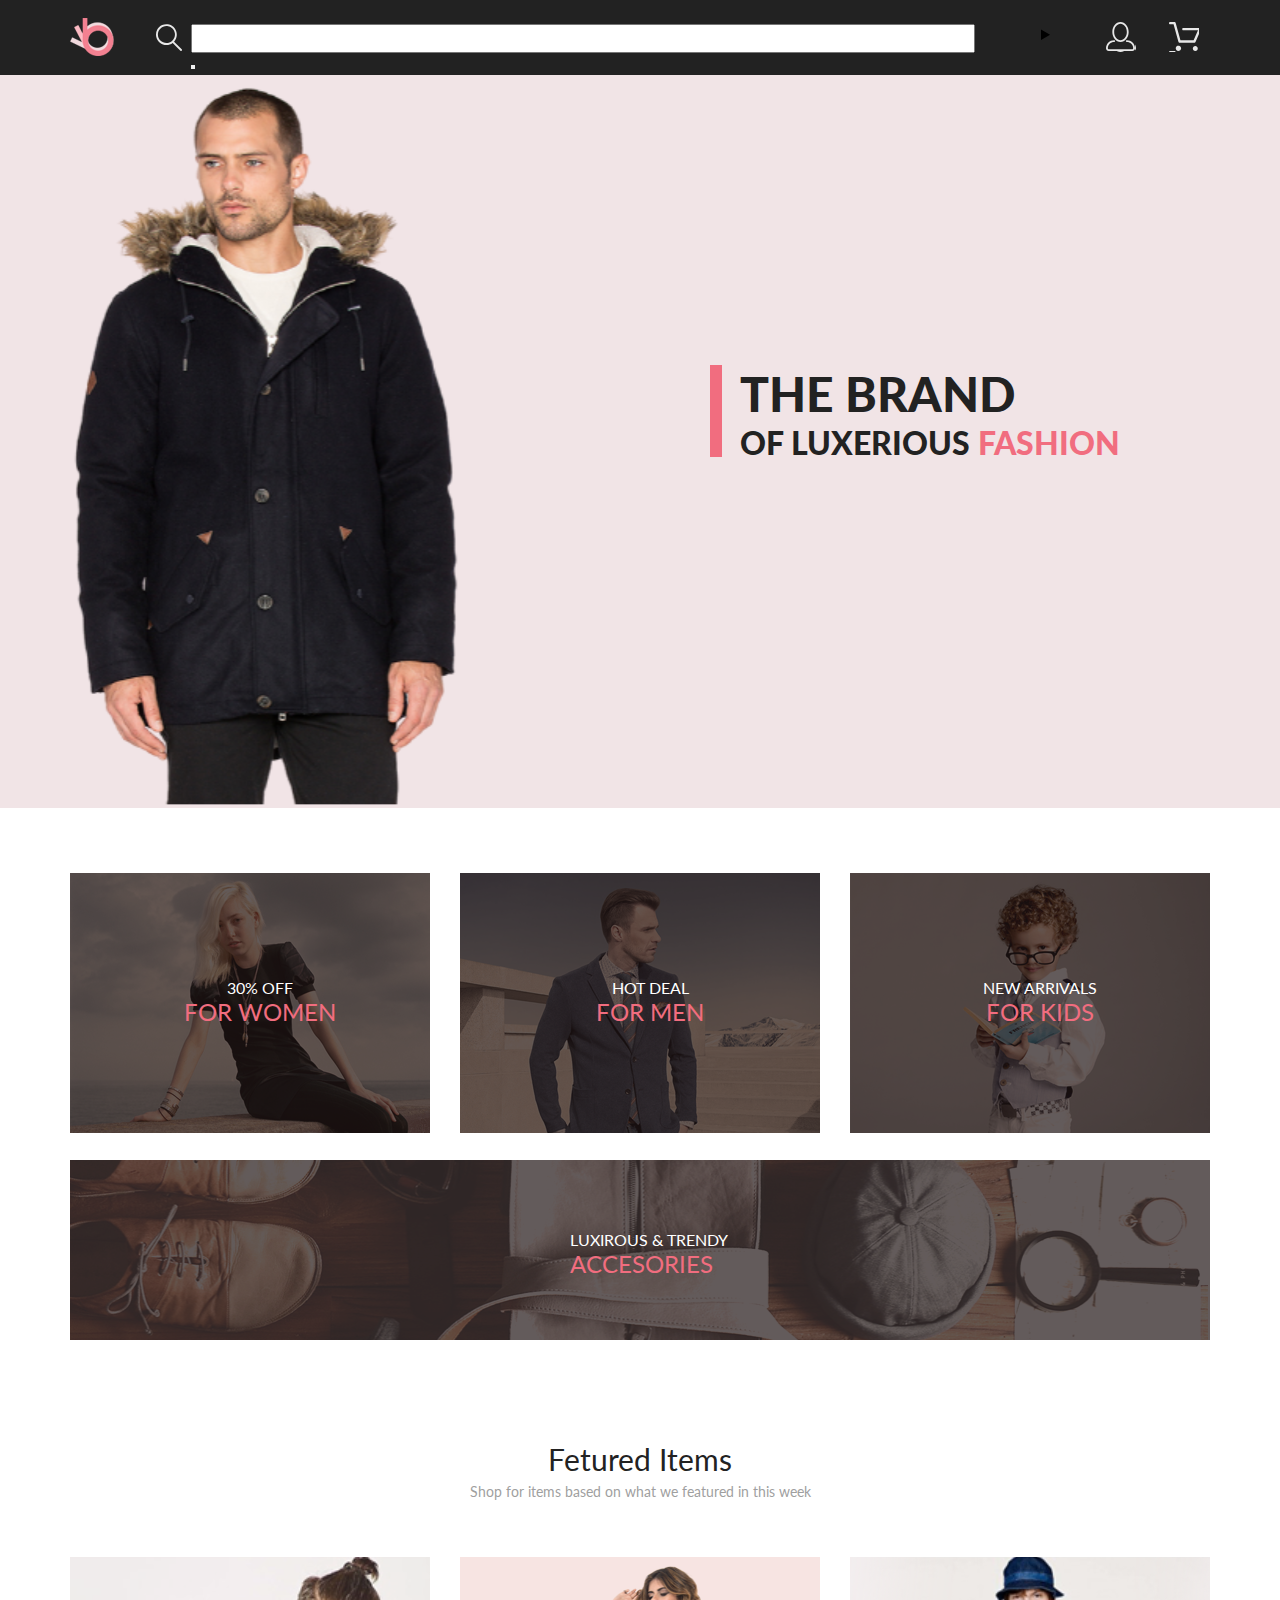
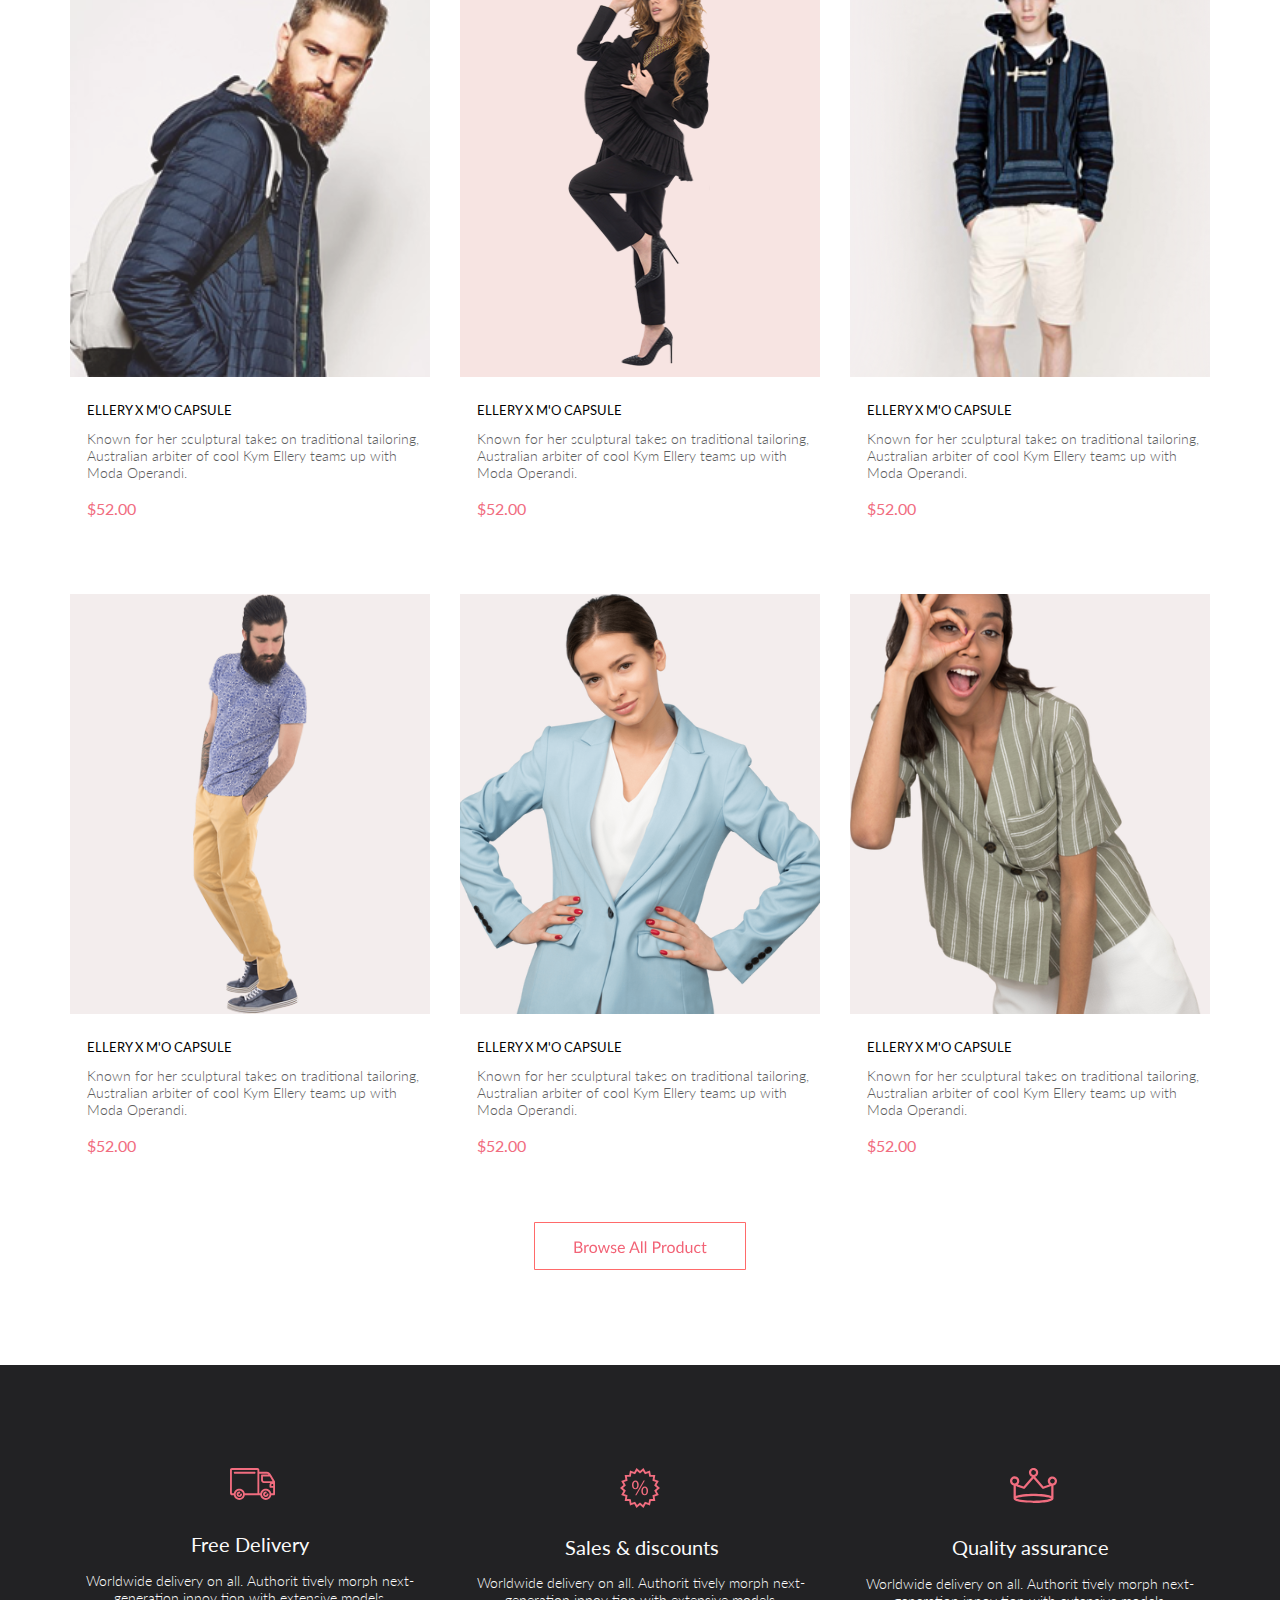
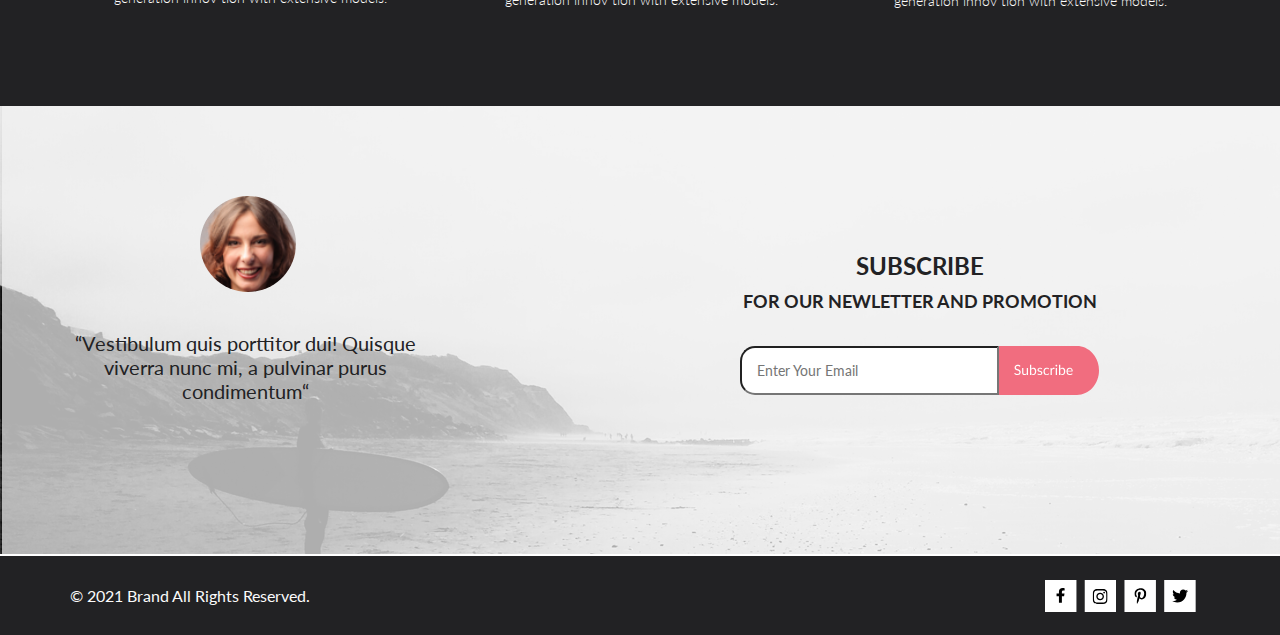
<file: index.html>
<!DOCTYPE html>
<html lang="en">

<head>
    <meta charset="UTF-8">
    <meta http-equiv="X-UA-Compatible" content="IE=edge">
    <meta name="viewport" content="width=device-width, initial-scale=1.0">
    <title>Document</title>
    <link rel="stylesheet" href="style.css">
    <link href='http://fonts.googleapis.com/css?family=Lato:400,700' rel='stylesheet' type='text/css'>
</head>

<body>
    <header class="header">
        <div class="container">
            <nav class="header__inside">
                <div class="block">
                    <a href="#" class="img__main"></a>
                </div>
                <div class="block_1">
                    <img src="../Lesson-1/img/h2.svg" alt="photo">
                </div>
                <div class="block_2">
                    <form action="">
                        <input type="text" class="button">
                        <button type="submit"></button>
                    </form>
                </div>
                <div class="block_3">
                    <details>
                        <summary>
                            <a href="#" class="menu__img"></a>
                        </summary>
                        <div class="menu">
                            <p class="menu__text">MENU</p>
                            <h3 class="menu__main">MAN</h3>
                            <a href="#" class="menu__link">Accessories</a>
                            <a href="#" class="menu__link">Bags</a>
                            <a href="#" class="menu__link">Denim</a>
                            <a href="#" class="menu__link">T-Shirts</a>
                            <h3 class="menu__main">WOMAN</h3>
                            <a href="#" class="menu__link">Accessories</a>
                            <a href="#" class="menu__link">Jackets & Coats</a>
                            <a href="#" class="menu__link">Polos</a>
                            <a href="#" class="menu__link">T-Shirts</a>
                            <a href="#" class="menu__link">Shirts</a>
                            <h3 class="menu__main">KIDS</h3>
                            <a href="#" class="menu__link">Accessories</a>
                            <a href="#" class="menu__link">Jackets & Coats</a>
                            <a href="#" class="menu__link">Polos</a>
                            <a href="#" class="menu__link">T-Shirts</a>
                            <a href="#" class="menu__link">Shirts</a>
                            <a href="#" class="menu__link">Bags</a>
                        </div>
                    </details>

                </div>
                <div class="block_4">
                    <a href="#" class="img__catalog"></a>
                </div>
                <div class="block_5">
                    <a href="#" class="img__basket"></a>
                </div>
            </nav>
        </div>
    </header>

    <div class="top">
        <div class="container">
            <div class="top__main">

                <div class="top__main__left">
                    <img src="../Lesson-1/img/Man.svg" alt="photo">
                </div>
                <div class="top__main__right">
                    <div class="rectangle">
                    </div>
                    <div class="top__text">
                        <p class="top__text__first">THE BRAND</p>
                        <p class="top__text__second">OF LUXERIOUS <span class="text__color">FASHION</span> </p>
                    </div>
                </div>
            </div>
        </div>
    </div>
    <div class="container">
        <section class="middle">
            <div class="middle__block__1">
                <a href="#" class="button__left">
                    <div class="text__inside">30% OFF <br> <span class="big__text">FOR WOMEN</span></div>
                </a>
            </div>
            <div class="middle__block__1">
                <a href="#" class="button__middle">
                    <div class="text__inside">HOT DEAL <br> <span class="big__text">FOR MEN</span>
                    </div>
                </a>
            </div>
            <div class="middle__block__1">
                <a href="#" class="button__right">
                    <div class="text__inside">NEW ARRIVALS
                        <br> <span class="big__text">FOR KIDS</span>
                    </div>
                </a>
            </div>
            <div class="middle__block__2">
                <a href="#" class="button__bottom">
                    <div class="text__inside__bottom">LUXIROUS & TRENDY
                        <br> <span class="big__text">
                            ACCESORIES</span>
                    </div>
                </a>
            </div>
        </section>
    </div>
    <div class="container">
        <div class="middle__text">
            <p class="middle__text__inside">Fetured Items</p>
        </div>
        <div class="middle__text__2">
            <p class="middle__text__inside__2">Shop for items based on what we featured in this week</p>
        </div>
    </div>

    <div class="container">
        <section class="cards">
            <div class="card">
                <a href="#" class="button__card__1">
                    <img class="card__hover" src="../Lesson-1/img/img1.svg" alt="photo">
                    <div class="text__card">
                        <p class="text__card__style1">ELLERY X M'O CAPSULE</p>
                        <p class="text__card__style2">Known for her sculptural takes on traditional tailoring,
                            Australian
                            arbiter of cool Kym Ellery
                            teams
                            up with Moda Operandi.</p>
                        <p class="text__card__style3">$52.00</p>
                    </div>
                </a>
            </div>
            <div class="card">
                <a href="#" class="button__card__2">
                    <img class="card__hover" src="../Lesson-1/img/img2.svg" alt="photo">
                    <div class="text__card">
                        <p class="text__card__style1">ELLERY X M'O CAPSULE</p>
                        <p class="text__card__style2">Known for her sculptural takes on traditional tailoring,
                            Australian
                            arbiter of cool Kym Ellery
                            teams
                            up with Moda Operandi.</p>
                        <p class="text__card__style3">$52.00</p>
                    </div>
                </a>
            </div>
            <div class="card">
                <a href="#" class="button__card__3">
                    <img class="card__hover" src="../Lesson-1/img/img3.svg" alt="photo">
                    <div class="text__card">
                        <p class="text__card__style1">ELLERY X M'O CAPSULE</p>
                        <p class="text__card__style2">Known for her sculptural takes on traditional tailoring,
                            Australian
                            arbiter of cool Kym Ellery
                            teams
                            up with Moda Operandi.</p>
                        <p class="text__card__style3">$52.00</p>
                    </div>
                </a>
            </div>
            <div class="card">
                <a href="#" class="button__card__4">
                    <img class="card__hover" src="../Lesson-1/img/img4.svg" alt="photo">
                    <div class="text__card">
                        <p class="text__card__style1">ELLERY X M'O CAPSULE</p>
                        <p class="text__card__style2">Known for her sculptural takes on traditional tailoring,
                            Australian
                            arbiter of cool Kym Ellery
                            teams
                            up with Moda Operandi.</p>
                        <p class="text__card__style3">$52.00</p>
                    </div>
                </a>
            </div>
            <div class="card">
                <a href="#" class="button__card__5">
                    <img class="card__hover" src="../Lesson-1/img/img5.svg" alt="photo">
                    <div class="text__card">
                        <p class="text__card__style1">ELLERY X M'O CAPSULE</p>
                        <p class="text__card__style2">Known for her sculptural takes on traditional tailoring,
                            Australian
                            arbiter of cool Kym Ellery
                            teams
                            up with Moda Operandi.</p>
                        <p class="text__card__style3">$52.00</p>
                    </div>
                </a>
            </div>
            <div class="card">
                <a href="#" class="button__card__6">
                    <img class="card__hover" src="../Lesson-1/img/img6.svg" alt="photo">
                    <div class="text__card">
                        <p class="text__card__style1">ELLERY X M'O CAPSULE</p>
                        <p class="text__card__style2">Known for her sculptural takes on traditional tailoring,
                            Australian
                            arbiter of cool Kym Ellery
                            teams
                            up with Moda Operandi.</p>
                        <p class="text__card__style3">$52.00</p>
                    </div>
                </a>
            </div>
        </section>
    </div>

    <div class="container">
        <div class="button_bottom">
            <a href="#" class="button_bottom_img"></a>
        </div>
    </div>

    <div class="bottom__part">
        <div class="container">
            <div class="bottom__main">
                <div class="bottom__main__part1">
                    <div class="img__bottom__1">
                        <img src="../Lesson-1/img/img_bottom1.svg" alt="photo">
                    </div>
                    <article class="style__text_bottom__1">Free Delivery</article>
                    <article class="style__text_bottom__2">Worldwide delivery on all. Authorit tively morph
                        next-generation
                        innov tion with extensive
                        models.</article>
                </div>
                <div class="bottom__main__part1">
                    <div class="img__bottom__1">
                        <img src="../Lesson-1/img/Button_bottom2.svg" alt="">
                        <article class="style__text_bottom__3">Sales & discounts</article>
                        <article class="style__text_bottom__4">Worldwide delivery on all. Authorit tively morph
                            next-generation innov tion with extensive models.</article>
                    </div>
                </div>
                <div class="bottom__main__part1">
                    <div class="img__bottom__1">
                        <img src="../Lesson-1/img/Button_bottom3.svg" alt="photo">
                    </div>
                    <article class="style__text_bottom__1">Quality assurance</article>
                    <article class="style__text_bottom__2">Worldwide delivery on all. Authorit tively morph
                        next-generation
                        innov tion with extensive models.</article>

                </div>
            </div>
        </div>
    </div>

    <div class="container__2">
        <div class="footer__background">
            <div class="container">
                <div class="footer">
                    <figure class="footer__block__left">
                        <div class="img_footer">
                            <img src="../Lesson-1/img/woman.svg" alt="photo">
                        </div>
                        <p class="text__footer">“Vestibulum quis porttitor dui! Quisque viverra nunc mi, a pulvinar
                            purus
                            condimentum“</p>
                    </figure>
                    <div class="footer__block__right">
                        <p class="text__footer__2">SUBSCRIBE <br>
                            <span class="text__footer__3">FOR OUR NEWLETTER AND PROMOTION</span>
                        </p>
                        <div class="footer__placeholder">
                            <div><input type="input" placeholder="Enter Your Email" class="input">
                            </div>
                            <div><a href="#" class="footer_button"></a>
                            </div>
                            <div class="footer_button__2">
                                <a href="#" class="footer_button__3"></a>
                            </div>
                        </div>
                    </div>
                </div>
            </div>
        </div>
    </div>

    <footer class="bottom_end">
        <div class="container">
            <div class="bottom__content">
                <div class="bottom__content__left">
                    <p class="bottom__content__text">© 2021 Brand All Rights Reserved.</p>
                </div>
                <div class="bottom__content__right">
                    <a href="#" class="facebook"></a>
                    <a href="#" class="instagram"></a>
                    <a href="#" class="P"></a>
                    <a href="#" class="twitter"></a>

                </div>
            </div>
        </div>
    </footer>
</body>

</html>
</file>
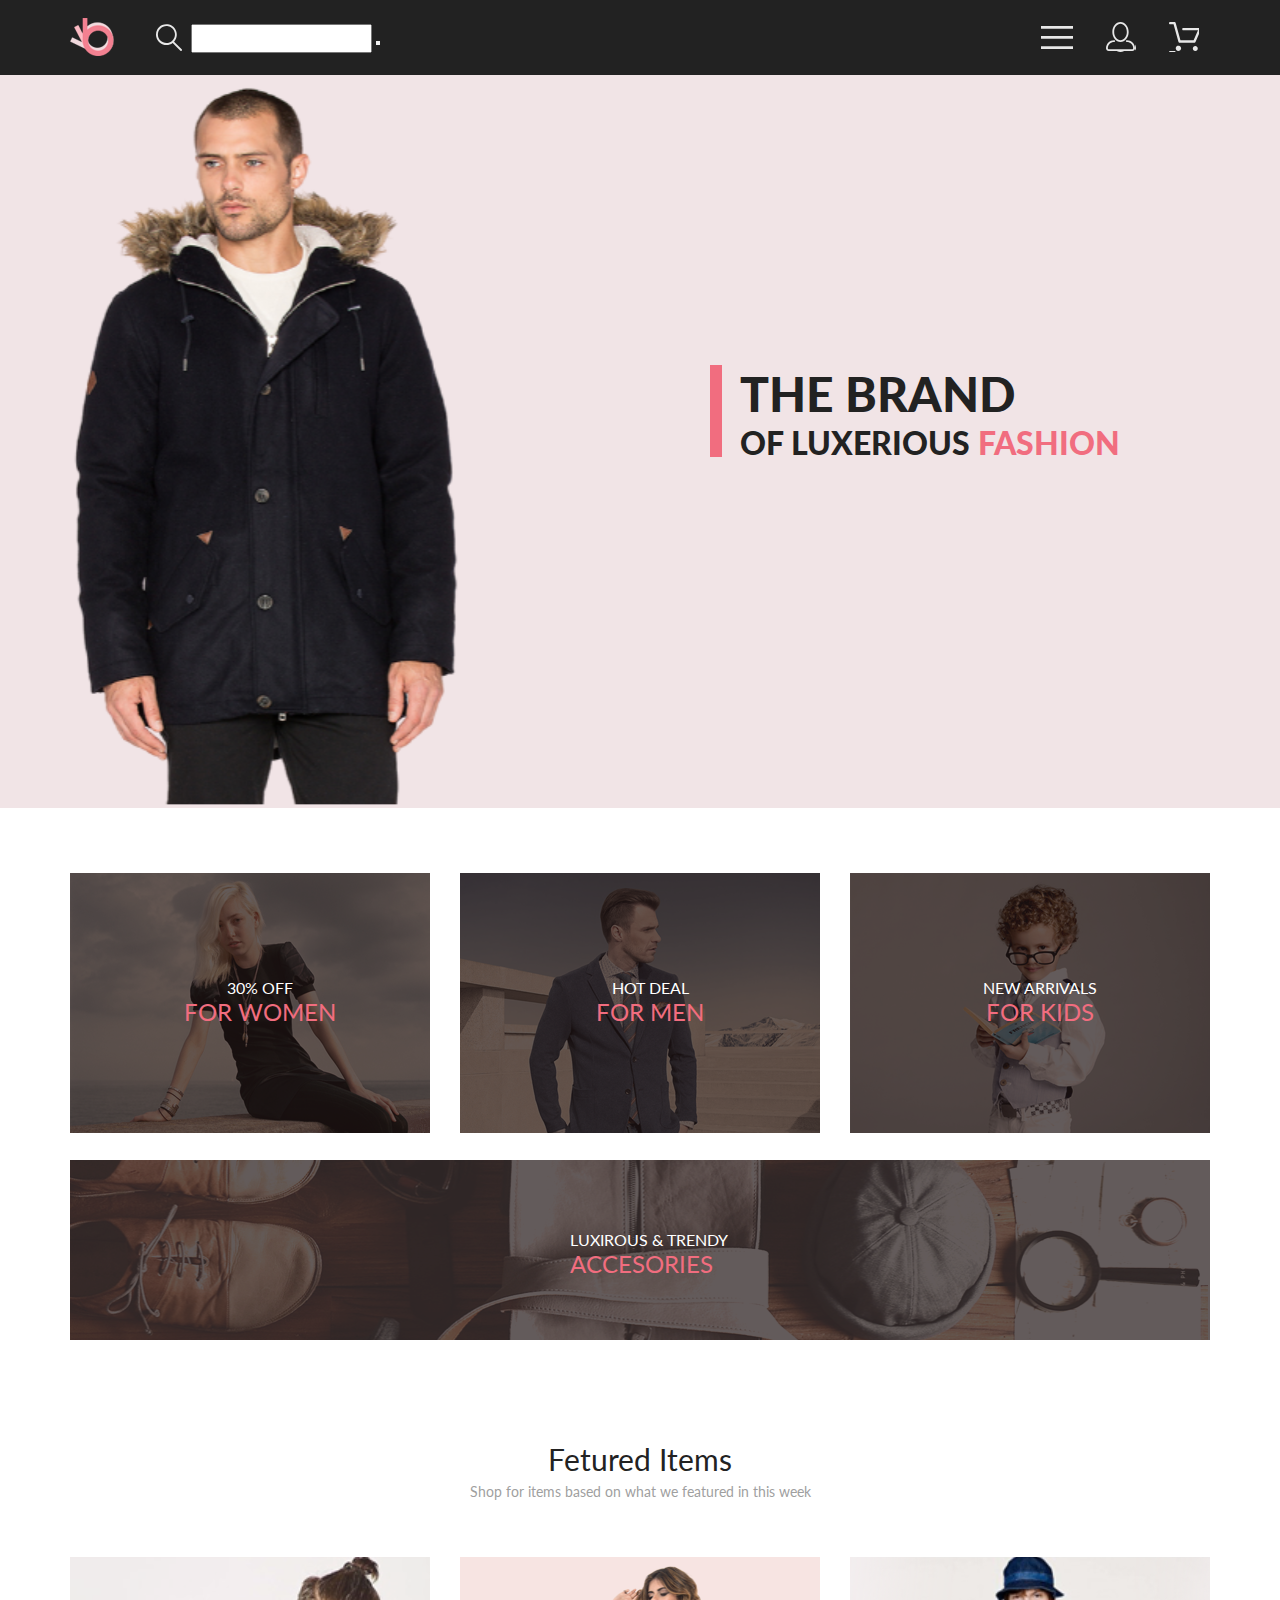
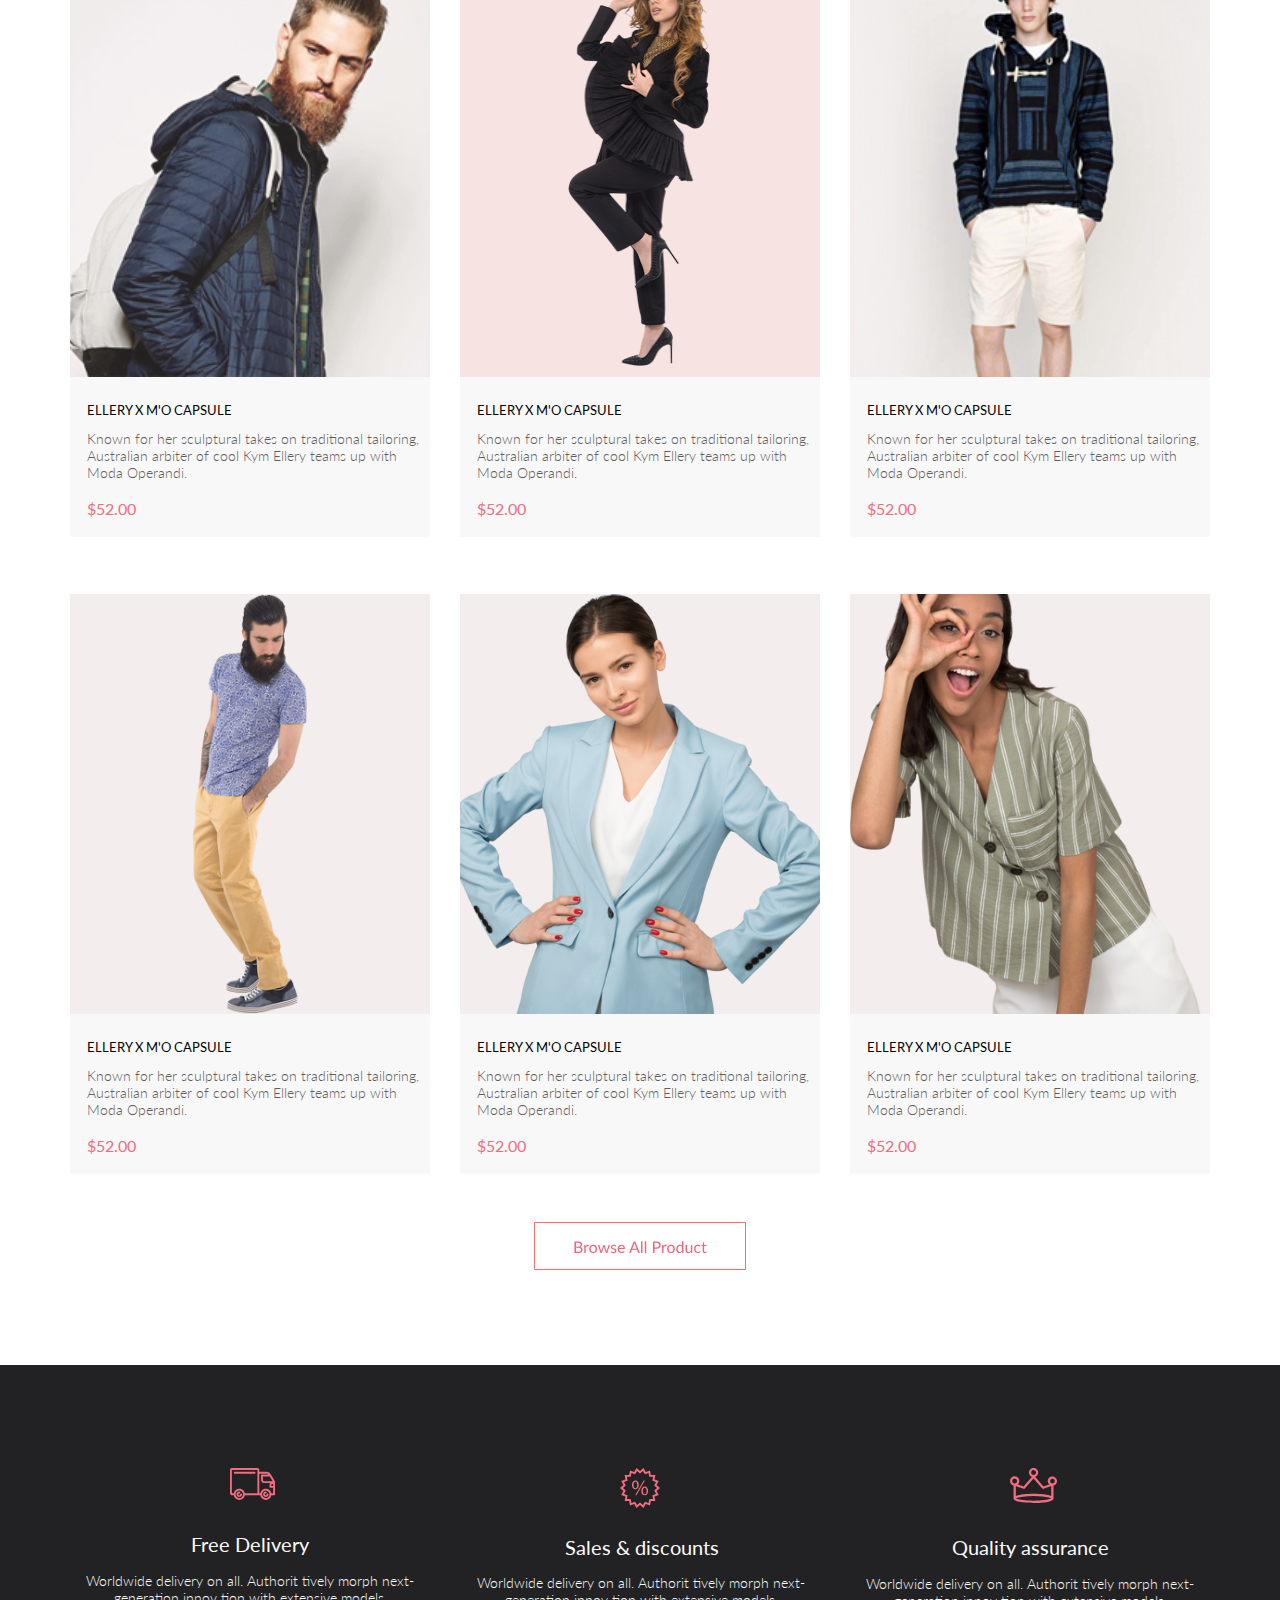
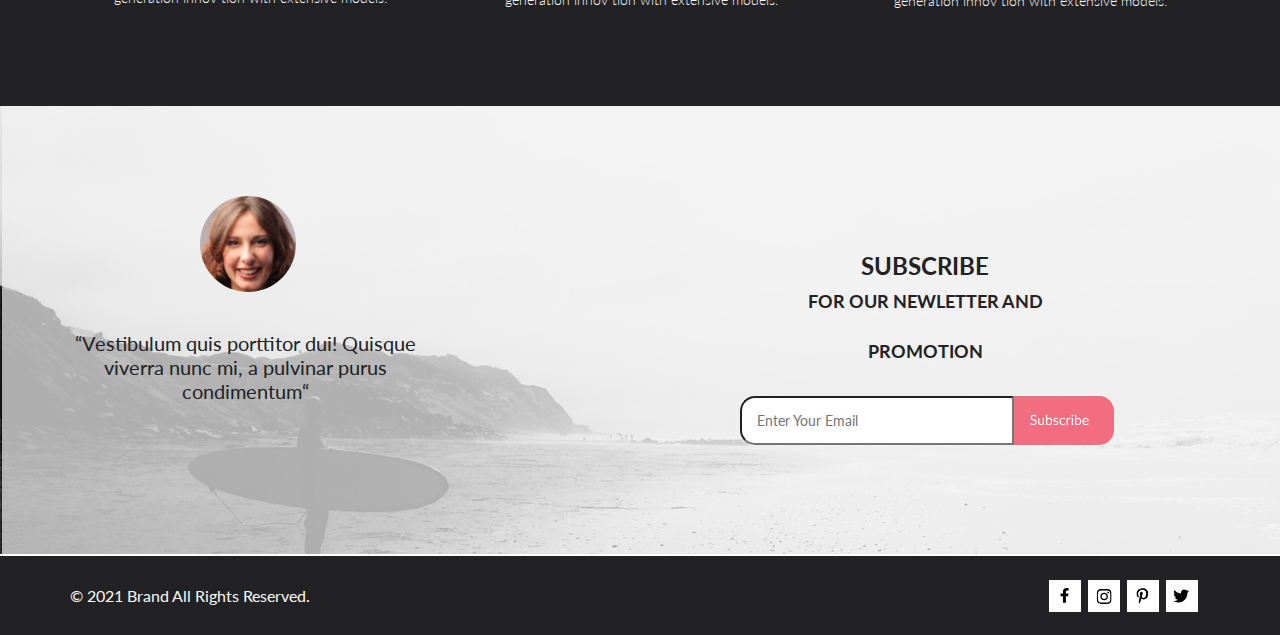
<file: Lesson-1/index.html>
<!DOCTYPE html>
<html lang="en">

<head>
    <meta charset="UTF-8">
    <meta http-equiv="X-UA-Compatible" content="IE=edge">
    <meta name="viewport" content="width=device-width, initial-scale=1.0">
    <title>Index</title>
    <link href='http://fonts.googleapis.com/css?family=Lato:400,700' rel='stylesheet' type='text/css'>
    <link rel="stylesheet" href="style.css">
</head>

<body>
    <header class="header">
        <div class="container">
            <nav class="header__inside">
                <div class="block">
                    <a href="../Lesson-1/index.html" class="img__main"></a>
                </div>
                <div class="block_1">
                    <img src="../Lesson-1/img/h2.svg" alt="photo">
                </div>
                <div class="block_2">
                    <form action="URL">
                        <input type="text" class="button">
                        <button type="submit"></button>
                    </form>
                </div>
                <div class="block_3">
                    <details>
                        <summary class="menu__img">
                            <a href="#"></a>
                        </summary>
                        <nav class="menu">
                            <div class="start_menu">
                                <p class="menu__text">MENU</p>
                                <a class="menu_close" href="../Lesson-1/index.html">
                                    <div>
                                        <img src="../Lesson-1/img/KREST.svg" alt="n">
                                    </div>
                                </a>
                            </div>
                            <h3 class="menu__main">MAN</h3>
                            <a href="#" class="menu__link">Accessories</a>
                            <a href="#" class="menu__link">Bags</a>
                            <a href="#" class="menu__link">Denim</a>
                            <a href="#" class="menu__link">T-Shirts</a>
                            <h3 class="menu__main">WOMAN</h3>
                            <a href="#" class="menu__link">Accessories</a>
                            <a href="#" class="menu__link">Jackets & Coats</a>
                            <a href="#" class="menu__link">Polos</a>
                            <a href="#" class="menu__link">T-Shirts</a>
                            <a href="#" class="menu__link">Shirts</a>
                            <h3 class="menu__main">KIDS</h3>
                            <a href="#" class="menu__link">Accessories</a>
                            <a href="#" class="menu__link">Jackets & Coats</a>
                            <a href="#" class="menu__link">Polos</a>
                            <a href="#" class="menu__link">T-Shirts</a>
                            <a href="#" class="menu__link">Shirts</a>
                            <a href="#" class="menu__link">Bags</a>
                        </nav>
                    </details>
                </div>
                <div class="block_4">
                    <a href="../Lesson-1/Registration.html" class="img__catalog"></a>
                </div>
                <div class="block_5">
                    <a href="../Lesson-1/Shop.html" class="img__basket"></a>
                </div>
            </nav>
        </div>
    </header>

    <div class="top">
        <div class="container">
            <div class="top__main">

                <div class="top__main__left">
                    <img src="../Lesson-1/img/Man.svg" alt="photo">
                </div>
                <div class="top__main__right">
                    <div class="rectangle">
                    </div>
                    <div class="top__text">
                        <p class="top__text__first">THE BRAND</p>
                        <p class="top__text__second">OF LUXERIOUS <span class="text__color">FASHION</span> </p>
                    </div>
                </div>
            </div>
        </div>
    </div>
    <div class="container">
        <section class="middle">
            <div class="middle__block__1">
                <a href="#" class="button__left">
                    <div class="text__inside">30% OFF <br> <span class="big__text">FOR WOMEN</span></div>
                </a>
            </div>
            <div class="middle__block__1">
                <a href="../Lesson-1/catalog.html" class="button__middle">
                    <div class="text__inside">HOT DEAL <br> <span class="big__text">FOR MEN</span>
                    </div>
                </a>
            </div>
            <div class="middle__block__1">
                <a href="#" class="button__right">
                    <div class="text__inside">NEW ARRIVALS
                        <br> <span class="big__text">FOR KIDS</span>
                    </div>
                </a>
            </div>
            <div class="middle__block__2">
                <a href="#" class="button__bottom">
                    <div class="text__inside__bottom">LUXIROUS & TRENDY
                        <br> <span class="big__text">
                            ACCESORIES</span>
                    </div>
                </a>
            </div>
        </section>
    </div>
    <div class="container">
        <div class="middle__text">
            <p class="middle__text__inside">Fetured Items</p>
        </div>
        <div class="middle__text__2">
            <p class="middle__text__inside__2">Shop for items based on what we featured in this week</p>
        </div>
    </div>

    <div class="container">
        <section class="cards">
            <div class="card">
                <a href="#" class="button__card__1">
                    <img class="card__hover" src="../Lesson-1/img/img1.svg" alt="photo">
                    <div class="text__card">
                        <p class="text__card__style1">ELLERY X M'O CAPSULE</p>
                        <p class="text__card__style2">Known for her sculptural takes on traditional tailoring,
                            Australian
                            arbiter of cool Kym Ellery
                            teams
                            up with Moda Operandi.</p>
                        <p class="text__card__style3">$52.00</p>
                    </div>
                </a>
                <div class="add-box">
                    <a href="#" class="add">
                        <img src="../Lesson-1/img/basket.svg" alt="photo">
                        <p class="add-txt">Add to Cart</p>
                    </a>
                </div>
            </div>
            <div class="card">
                <a href="#" class="button__card__2">
                    <img class="card__hover" src="../Lesson-1/img/img2.svg" alt="photo">
                    <div class="text__card">
                        <p class="text__card__style1">ELLERY X M'O CAPSULE</p>
                        <p class="text__card__style2">Known for her sculptural takes on traditional tailoring,
                            Australian
                            arbiter of cool Kym Ellery
                            teams
                            up with Moda Operandi.</p>
                        <p class="text__card__style3">$52.00</p>
                    </div>
                </a>
                <div class="add-box">
                    <a href="#" class="add">
                        <img src="../Lesson-1/img/basket.svg" alt="photo">
                        <p class="add-txt">Add to Cart</p>
                    </a>
                </div>
            </div>
            <div class="card">
                <a href="#" class="button__card__3">
                    <img class="card__hover" src="../Lesson-1/img/img3.svg" alt="photo">
                    <div class="text__card">
                        <p class="text__card__style1">ELLERY X M'O CAPSULE</p>
                        <p class="text__card__style2">Known for her sculptural takes on traditional tailoring,
                            Australian
                            arbiter of cool Kym Ellery
                            teams
                            up with Moda Operandi.</p>
                        <p class="text__card__style3">$52.00</p>
                    </div>
                </a>
                <div class="add-box">
                    <a href="#" class="add">
                        <img src="../Lesson-1/img/basket.svg" alt="photo">
                        <p class="add-txt">Add to Cart</p>
                    </a>
                </div>
            </div>
            <div class="card">
                <a href="#" class="button__card__4">
                    <img class="card__hover" src="../Lesson-1/img/img4.svg" alt="photo">
                    <div class="text__card">
                        <p class="text__card__style1">ELLERY X M'O CAPSULE</p>
                        <p class="text__card__style2">Known for her sculptural takes on traditional tailoring,
                            Australian
                            arbiter of cool Kym Ellery
                            teams
                            up with Moda Operandi.</p>
                        <p class="text__card__style3">$52.00</p>
                    </div>
                </a>
                <div class="add-box">
                    <a href="#" class="add">
                        <img src="../Lesson-1/img/basket.svg" alt="photo">
                        <p class="add-txt">Add to Cart</p>
                    </a>
                </div>
            </div>
            <div class="card">
                <a href="#" class="button__card__5">
                    <img class="card__hover" src="../Lesson-1/img/img5.svg" alt="photo">
                    <div class="text__card">
                        <p class="text__card__style1">ELLERY X M'O CAPSULE</p>
                        <p class="text__card__style2">Known for her sculptural takes on traditional tailoring,
                            Australian
                            arbiter of cool Kym Ellery
                            teams
                            up with Moda Operandi.</p>
                        <p class="text__card__style3">$52.00</p>
                    </div>
                </a>
                <div class="add-box">
                    <a href="#" class="add">
                        <img src="../Lesson-1/img/basket.svg" alt="photo">
                        <p class="add-txt">Add to Cart</p>
                    </a>
                </div>
            </div>
            <div class="card">
                <a href="#" class="button__card__6">
                    <img class="card__hover" src="../Lesson-1/img/img6.svg" alt="photo">
                    <div class="text__card">
                        <p class="text__card__style1">ELLERY X M'O CAPSULE</p>
                        <p class="text__card__style2">Known for her sculptural takes on traditional tailoring,
                            Australian
                            arbiter of cool Kym Ellery
                            teams
                            up with Moda Operandi.</p>
                        <p class="text__card__style3">$52.00</p>
                    </div>
                </a>
                <div class="add-box">
                    <a href="#" class="add">
                        <img src="../Lesson-1/img/basket.svg" alt="photo">
                        <p class="add-txt">Add to Cart</p>
                    </a>
                </div>
            </div>
        </section>
    </div>

    <div class="container">
        <div class="button_bottom">
            <a href="#" class="button_bottom_img"></a>
        </div>
    </div>

    <div class="bottom__part">
        <div class="container">
            <div class="bottom__main">
                <div class="bottom__main__part1">
                    <div class="img__bottom__1">
                        <img src="../Lesson-1/img/img_bottom1.svg" alt="photo">
                    </div>
                    <article class="style__text_bottom__1">Free Delivery</article>
                    <article class="style__text_bottom__2">Worldwide delivery on all. Authorit tively morph
                        next-generation
                        innov tion with extensive
                        models.</article>
                </div>
                <div class="bottom__main__part1">
                    <div class="img__bottom__1">
                        <img src="../Lesson-1/img/Button_bottom2.svg" alt="">
                        <article class="style__text_bottom__3">Sales & discounts</article>
                        <article class="style__text_bottom__4">Worldwide delivery on all. Authorit tively morph
                            next-generation innov tion with extensive models.</article>
                    </div>
                </div>
                <div class="bottom__main__part1">
                    <div class="img__bottom__1">
                        <img src="../Lesson-1/img/Button_bottom3.svg" alt="photo">
                    </div>
                    <article class="style__text_bottom__1">Quality assurance</article>
                    <article class="style__text_bottom__2">Worldwide delivery on all. Authorit tively morph
                        next-generation
                        innov tion with extensive models.</article>

                </div>
            </div>
        </div>
    </div>

    <div class="container__2">
        <div class="footer__background">
            <div class="container">
                <div class="footer">
                    <figure class="footer__block__left">
                        <div class="img_footer">
                            <img src="../Lesson-1/img/woman.svg" alt="photo">
                        </div>
                        <p class="text__footer">“Vestibulum quis porttitor dui! Quisque viverra nunc mi, a pulvinar
                            purus
                            condimentum“</p>
                    </figure>
                    <div class="footer__block__right">
                        <p class="text__footer__2">SUBSCRIBE <br>
                            <span class="text__footer__3">FOR OUR NEWLETTER AND PROMOTION</span>
                        </p>
                        <div class="footer__placeholder">
                            <div>
                                <input type="email" placeholder="Enter Your Email" class="enter_email">
                            </div>
                            <div>
                                <a href="#" class="footer_button"></a>
                            </div>
                            <div class="footer_button__2">
                                <a href="#" class="footer_button__3"></a>
                            </div>
                        </div>
                    </div>
                </div>
            </div>
        </div>
    </div>

    <footer class="bottom_end">
        <div class="container">
            <div class="bottom__content">
                <div class="bottom__content__left">
                    <p class="bottom__content__text">© 2021 Brand All Rights Reserved.</p>
                </div>
                <div class="bottom__content__right">
                    <a href="https://www.facebook.com">
                        <div class="socials__item">
                            <img src="../Lesson-1/img/facebook_2.svg" alt="facebook">
                        </div>
                    </a>
                    <a href="https://www.instagram.com/">
                        <div class="socials__item">
                            <img src="../Lesson-1/img/Instagram.svg" alt="Instagram">
                        </div>
                    </a>
                    <a href="https://www.pinterest.ru/">
                        <div class="socials__item">
                            <img src="../Lesson-1/img/PP.svg" alt="Pinterest">
                        </div>
                    </a>
                    <a href="https://twitter.com/?lang=ru">
                        <div class="socials__item">
                            <img src="../Lesson-1/img/TWITTER.svg" alt="Twitter">
                        </div>
                    </a>

                </div>
            </div>
        </div>
    </footer>
</body>

</html>
</file>
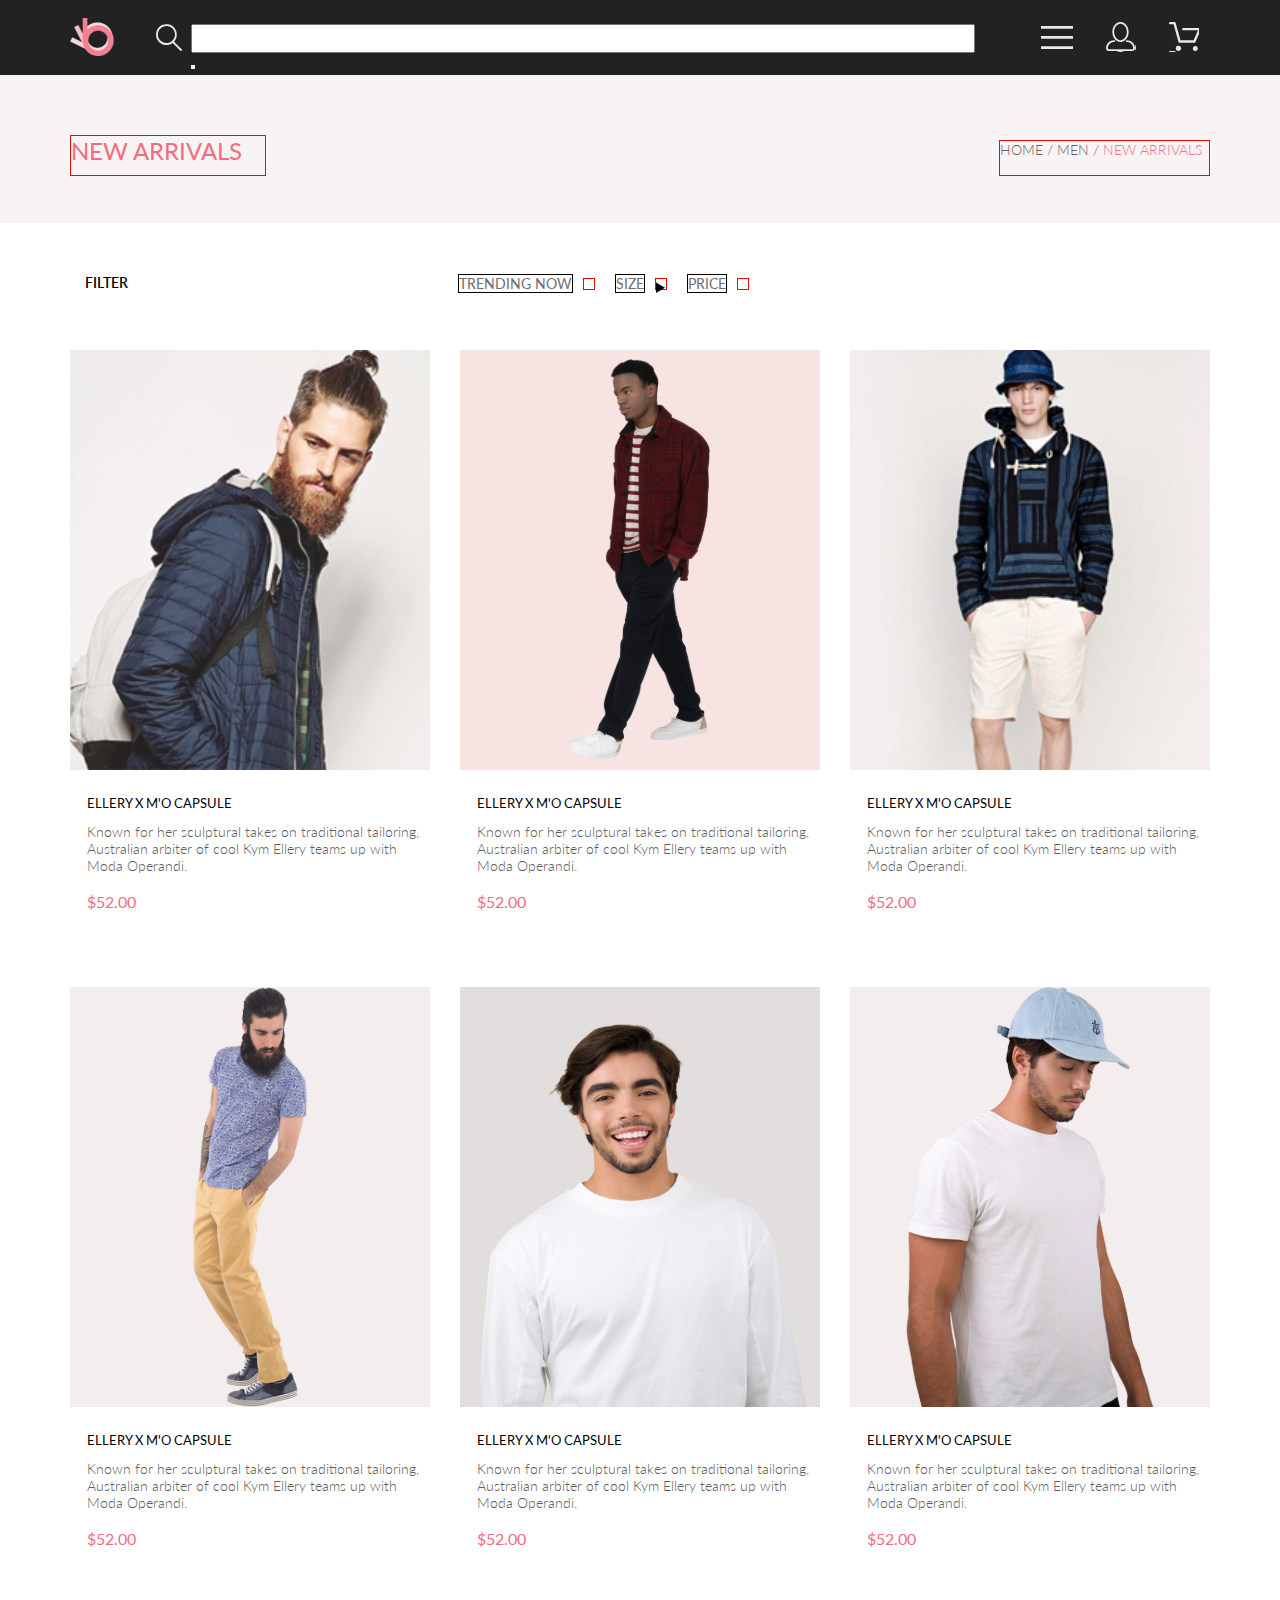
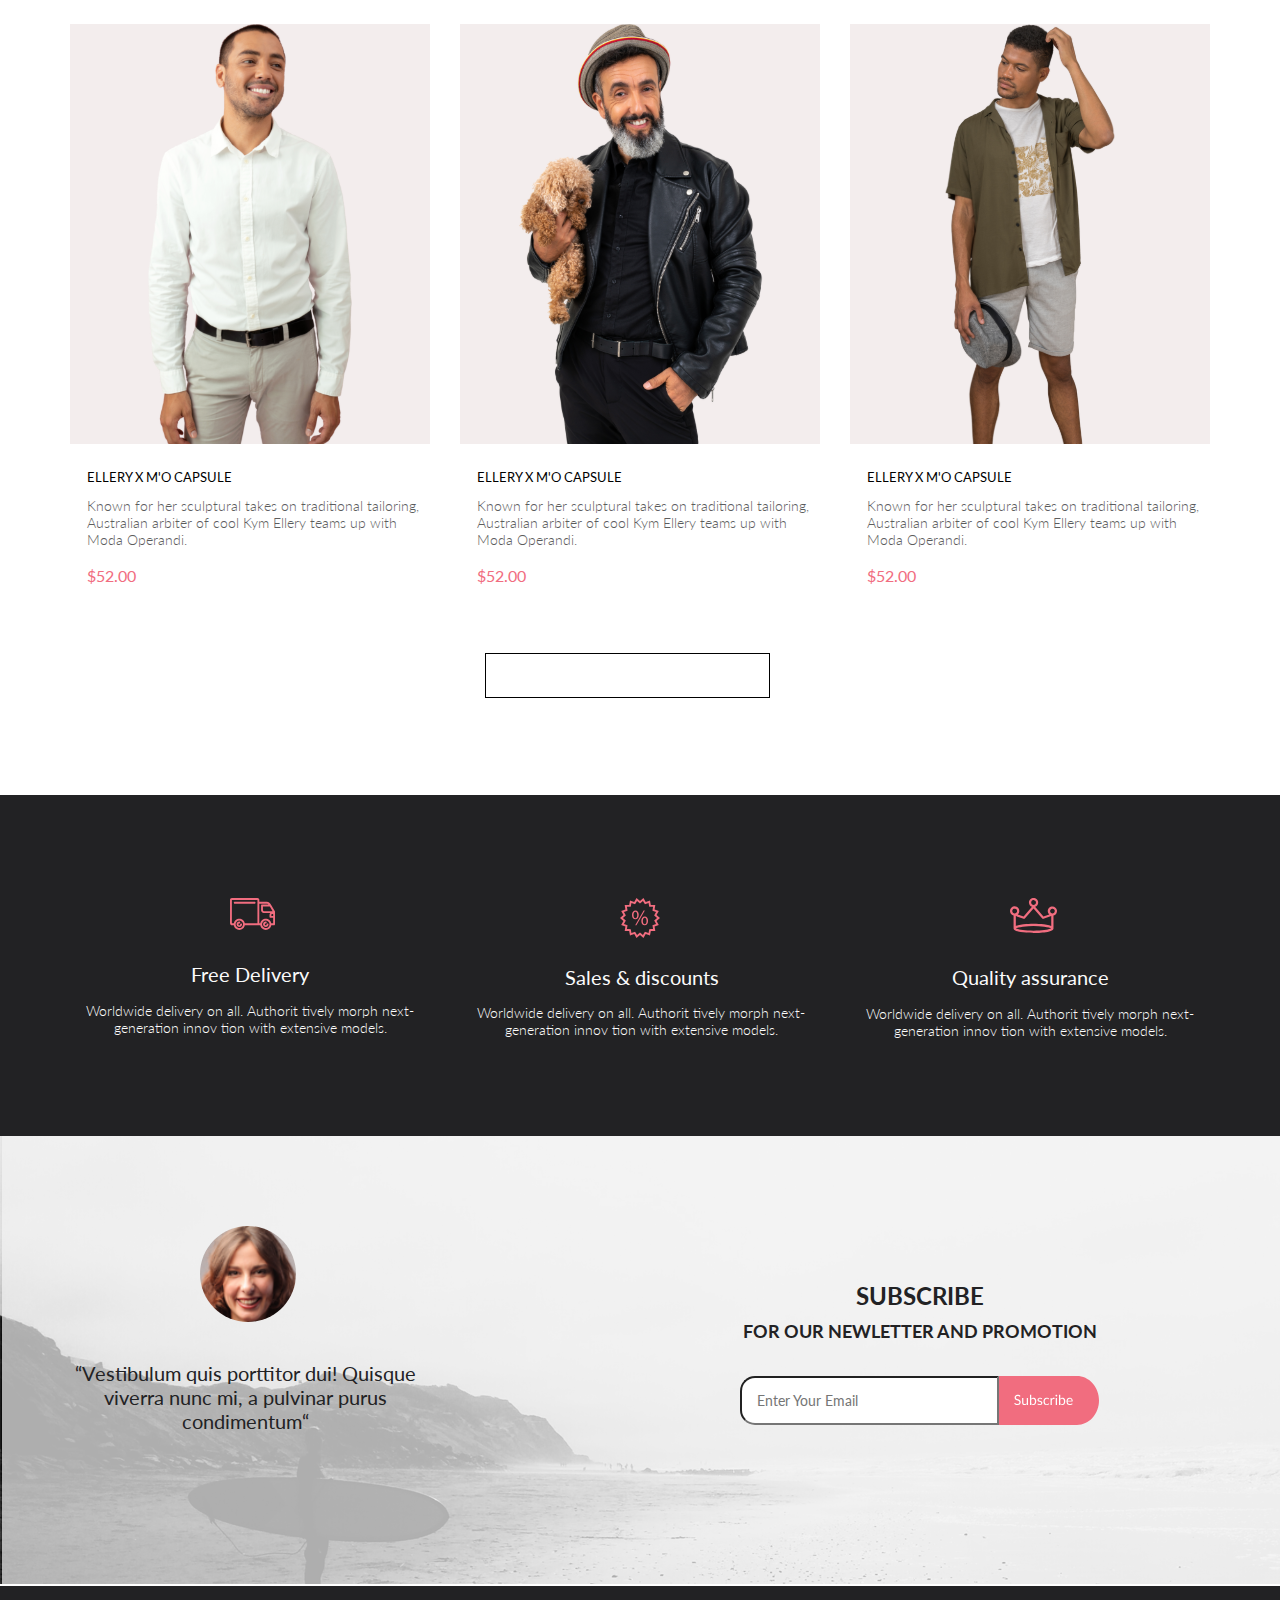
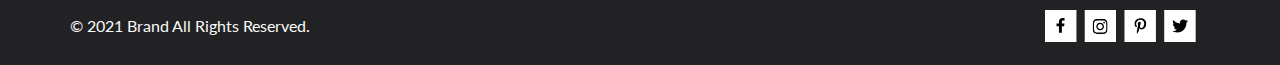
<file: catalog.html>
<!DOCTYPE html>
<html lang="en">

<head>
    <meta charset="UTF-8">
    <meta http-equiv="X-UA-Compatible" content="IE=edge">
    <meta name="viewport" content="width=device-width, initial-scale=1.0">
    <title>Document</title>
    <link rel="stylesheet" href="style.css">
    <link href='http://fonts.googleapis.com/css?family=Lato:400,700' rel='stylesheet' type='text/css'>
</head>

<body>
    <header class="header">
        <div class="container">
            <nav class="header__inside">
                <div class="block">
                    <a href="#" class="img__main"></a>
                </div>
                <div class="block_1">
                    <img src="../Lesson-1/img/h2.svg" alt="photo">
                </div>
                <div class="block_2">
                    <form action="">
                        <input type="text" class="button">
                        <button type="submit"></button>
                    </form>
                </div>
                <div class="block_3">
                    <img src="../Lesson-1/img/h3.svg" alt="photo">
                </div>
                <div class="block_4">
                    <a href="#" class="img__catalog"></a>
                </div>
                <div class="block_5">
                    <a href="#" class="img__basket"></a>
                </div>
            </nav>
        </div>
    </header>

    <div class="top__catalog__background">
        <div class="container">
            <div class="top__catalog">
                <div class="top__catalog__left">
                    <p class="top__catalog__text">NEW ARRIVALS </p>
                </div>
                <div class="top__catalog__right">
                    <p class="top__catalog__text__right">HOME / MEN / <span class="top__catalog__text__right__2">NEW
                            ARRIVALS</span> </p>
                </div>
            </div>
        </div>
    </div>
    <div class="container">
        <div class="main__page">
            <div class="main__page__left">FILTER</div>
            <div class="main__page__right">
                <p class="page__1">TRENDING NOW</p>
                <a href="#" class="page__button"></a>
                <p class="page__1">SIZE </p>
                <details>
                    <summary class="page__button">
                        <a href="#"></a>
                    </summary>
                    <div class="menu__size">
                        <p><input class="input__menu" type="checkbox" name="a" value="1417"> XS</p>
                        <p><input class="input__menu" type="checkbox" name="a" value="1680"> S</p>
                        <p><input class="input__menu" type="checkbox" name="a" value="1883"> M</p>
                        <p><input class="input__menu" type="checkbox" name="a" value="1934"> L</p>
                    </div>
                </details>
                <p class="page__1">PRICE</p>
                <a href="#" class="page__button"></a>
            </div>
        </div>
        <section class="cards">
            <div class="card">
                <a href="#" class="button__card__1">
                    <img class="card__hover" src="../Lesson-1/img/img1.svg" alt="photo">
                    <div class="text__card">
                        <p class="text__card__style1">ELLERY X M'O CAPSULE</p>
                        <p class="text__card__style2">Known for her sculptural takes on traditional tailoring,
                            Australian
                            arbiter of cool Kym Ellery
                            teams
                            up with Moda Operandi.</p>
                        <p class="text__card__style3">$52.00</p>
                    </div>
                </a>

            </div>
            <div class="card">
                <a href="#" class="button__card__7">
                    <img class="card__hover" src="../Lesson-1/img/img7.svg" alt="photo">
                    <div class="text__card">
                        <p class="text__card__style1">ELLERY X M'O CAPSULE</p>
                        <p class="text__card__style2">Known for her sculptural takes on traditional tailoring,
                            Australian
                            arbiter of cool Kym Ellery
                            teams
                            up with Moda Operandi.</p>
                        <p class="text__card__style3">$52.00</p>
                    </div>
                </a>
            </div>
            <div class="card">
                <a href="#" class="button__card__3">
                    <img class="card__hover" src="../Lesson-1/img/img3.svg" alt="photo">
                    <div class="text__card">
                        <p class="text__card__style1">ELLERY X M'O CAPSULE</p>
                        <p class="text__card__style2">Known for her sculptural takes on traditional tailoring,
                            Australian
                            arbiter of cool Kym Ellery
                            teams
                            up with Moda Operandi.</p>
                        <p class="text__card__style3">$52.00</p>
                    </div>
                </a>
            </div>
            <div class="card">
                <a href="#" class="button__card__4">
                    <img class="card__hover" src="../Lesson-1/img/img4.svg" alt="photo">
                    <div class="text__card">
                        <p class="text__card__style1">ELLERY X M'O CAPSULE</p>
                        <p class="text__card__style2">Known for her sculptural takes on traditional tailoring,
                            Australian
                            arbiter of cool Kym Ellery
                            teams
                            up with Moda Operandi.</p>
                        <p class="text__card__style3">$52.00</p>
                    </div>
                </a>
            </div>
            <div class="card">
                <a href="#" class="button__card__8">
                    <img class="card__hover" src="../Lesson-1/img/img8.svg" alt="photo">
                    <div class="text__card">
                        <p class="text__card__style1">ELLERY X M'O CAPSULE</p>
                        <p class="text__card__style2">Known for her sculptural takes on traditional tailoring,
                            Australian
                            arbiter of cool Kym Ellery
                            teams
                            up with Moda Operandi.</p>
                        <p class="text__card__style3">$52.00</p>
                    </div>
                </a>
            </div>
            <div class="card">
                <a href="#" class="button__card__9">
                    <img class="card__hover" src="../Lesson-1/img/img9.svg" alt="photo">
                    <div class="text__card">
                        <p class="text__card__style1">ELLERY X M'O CAPSULE</p>
                        <p class="text__card__style2">Known for her sculptural takes on traditional tailoring,
                            Australian
                            arbiter of cool Kym Ellery
                            teams
                            up with Moda Operandi.</p>
                        <p class="text__card__style3">$52.00</p>
                    </div>
                </a>
            </div>
            <div class="card">
                <a href="#" class="button__card__10">
                    <img class="card__hover" src="../Lesson-1/img/img10.svg" alt="photo">
                    <div class="text__card">
                        <p class="text__card__style1">ELLERY X M'O CAPSULE</p>
                        <p class="text__card__style2">Known for her sculptural takes on traditional tailoring,
                            Australian
                            arbiter of cool Kym Ellery
                            teams
                            up with Moda Operandi.</p>
                        <p class="text__card__style3">$52.00</p>
                    </div>
                </a>
            </div>
            <div class="card">
                <a href="#" class="button__card__11">
                    <img class="card__hover" src="../Lesson-1/img/img11.svg" alt="photo">
                    <div class="text__card">
                        <p class="text__card__style1">ELLERY X M'O CAPSULE</p>
                        <p class="text__card__style2">Known for her sculptural takes on traditional tailoring,
                            Australian
                            arbiter of cool Kym Ellery
                            teams
                            up with Moda Operandi.</p>
                        <p class="text__card__style3">$52.00</p>
                    </div>
                </a>
            </div>
            <div class="card">
                <a href="#" class="button__card__12">
                    <img class="card__hover" src="../Lesson-1/img/img12.svg" alt="photo">
                    <div class="text__card">
                        <p class="text__card__style1">ELLERY X M'O CAPSULE</p>
                        <p class="text__card__style2">Known for her sculptural takes on traditional tailoring,
                            Australian
                            arbiter of cool Kym Ellery
                            teams
                            up with Moda Operandi.</p>
                        <p class="text__card__style3">$52.00</p>
                    </div>
                </a>
            </div>
        </section>
    </div>
    <div class="container">
        <div class="pages">
        </div>
    </div>

    <div class="bottom__part">
        <div class="container">
            <div class="bottom__main">
                <div class="bottom__main__part1">
                    <div class="img__bottom__1">
                        <img src="../Lesson-1/img/img_bottom1.svg" alt="photo">
                    </div>
                    <article class="style__text_bottom__1">Free Delivery</article>
                    <article class="style__text_bottom__2">Worldwide delivery on all. Authorit tively morph
                        next-generation
                        innov tion with extensive
                        models.</article>
                </div>
                <div class="bottom__main__part1">
                    <div class="img__bottom__1">
                        <img src="../Lesson-1/img/Button_bottom2.svg" alt="">
                        <article class="style__text_bottom__3">Sales & discounts</article>
                        <article class="style__text_bottom__4">Worldwide delivery on all. Authorit tively morph
                            next-generation innov tion with extensive models.</article>
                    </div>
                </div>
                <div class="bottom__main__part1">
                    <div class="img__bottom__1">
                        <img src="../Lesson-1/img/Button_bottom3.svg" alt="photo">
                    </div>
                    <article class="style__text_bottom__1">Quality assurance</article>
                    <article class="style__text_bottom__2">Worldwide delivery on all. Authorit tively morph
                        next-generation
                        innov tion with extensive models.</article>

                </div>
            </div>
        </div>
    </div>

    <div class="container__2">
        <div class="footer__background">
            <div class="container">
                <div class="footer">
                    <figure class="footer__block__left">
                        <div class="img_footer">
                            <img src="../Lesson-1/img/woman.svg" alt="photo">
                        </div>
                        <p class="text__footer">“Vestibulum quis porttitor dui! Quisque viverra nunc mi, a pulvinar
                            purus
                            condimentum“</p>
                    </figure>
                    <div class="footer__block__right">
                        <p class="text__footer__2">SUBSCRIBE <br>
                            <span class="text__footer__3">FOR OUR NEWLETTER AND PROMOTION</span>
                        </p>
                        <div class="footer__placeholder">
                            <div><input type="input" placeholder="Enter Your Email" class="input">
                            </div>
                            <div><a href="#" class="footer_button"></a>
                            </div>
                            <div class="footer_button__2">
                                <a href="#" class="footer_button__3"></a>
                            </div>
                        </div>
                    </div>
                </div>
            </div>
        </div>
    </div>

    <footer class="bottom_end">
        <div class="container">
            <div class="bottom__content">
                <div class="bottom__content__left">
                    <p class="bottom__content__text">© 2021 Brand All Rights Reserved.</p>
                </div>
                <div class="bottom__content__right">
                    <a href="#" class="facebook"></a>
                    <a href="#" class="instagram"></a>
                    <a href="#" class="P"></a>
                    <a href="#" class="twitter"></a>

                </div>
            </div>
        </div>
    </footer>
</body>

</html>
</file>
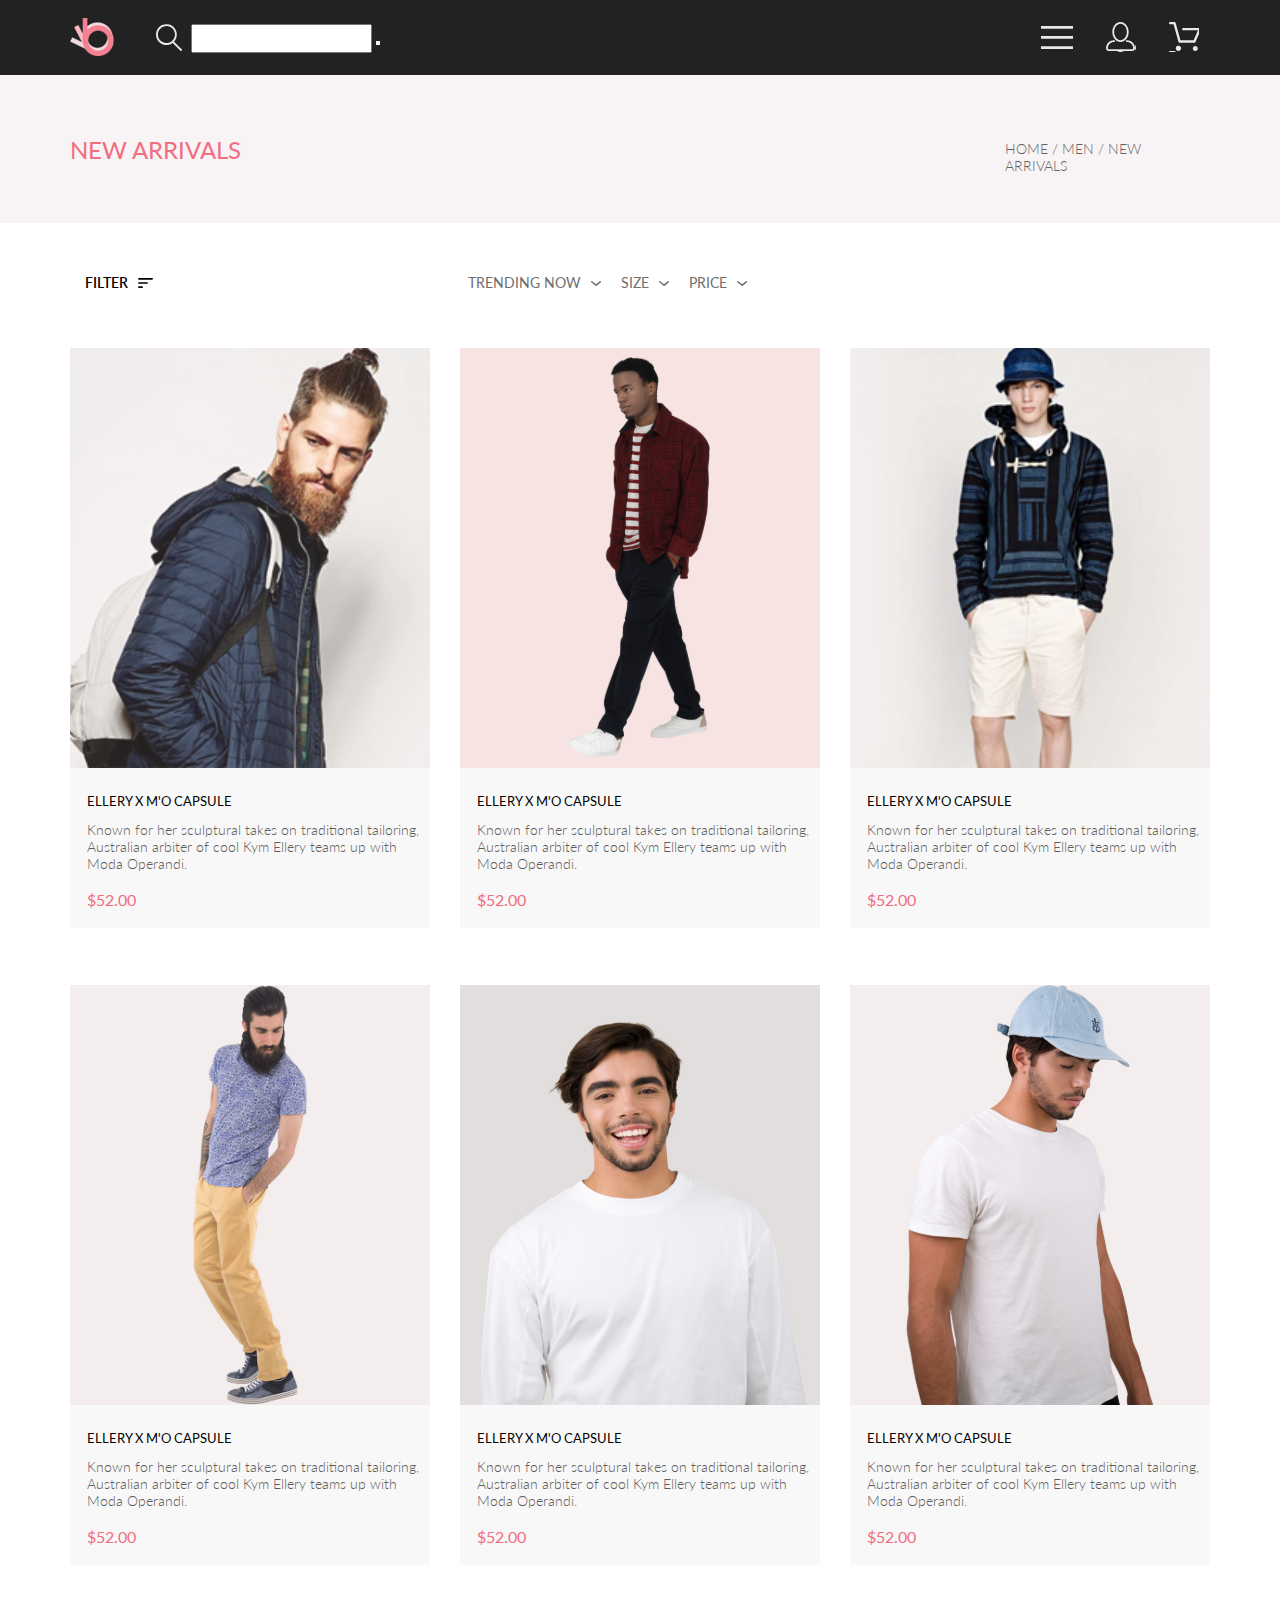
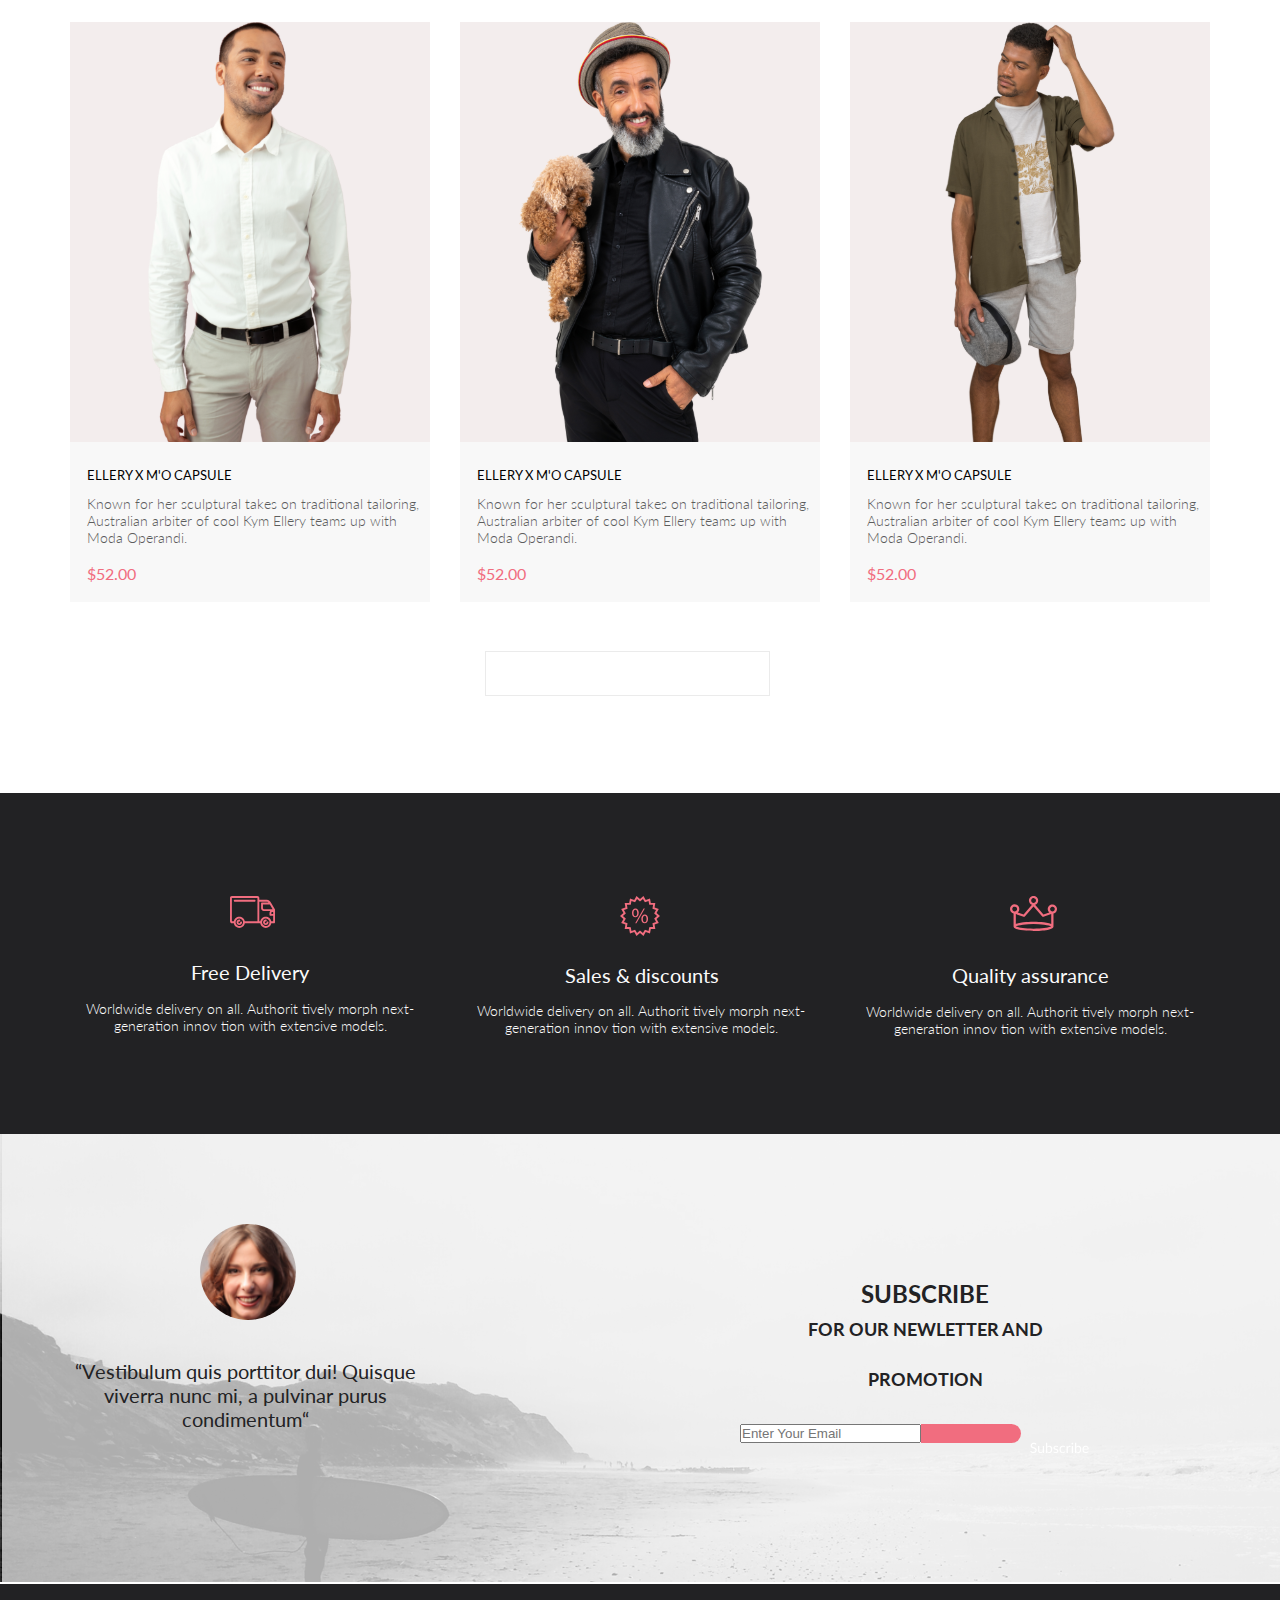
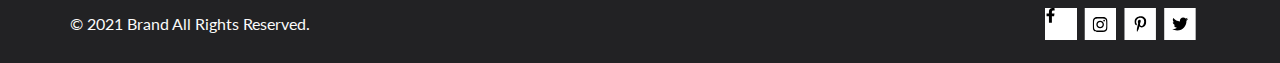
<file: Lesson-1/catalog.html>
<!DOCTYPE html>
<html lang="en">

<head>
    <meta charset="UTF-8">
    <meta http-equiv="X-UA-Compatible" content="IE=edge">
    <meta name="viewport" content="width=device-width, initial-scale=1.0">
    <title>Document</title>
    <link href='http://fonts.googleapis.com/css?family=Lato:400,700' rel='stylesheet' type='text/css'>
    <link rel="stylesheet" href="style.css">
</head>

<body>
    <header class="header">
        <div class="container">
            <nav class="header__inside">
                <div class="block">
                    <a href="#" class="img__main"></a>
                </div>
                <div class="block_1">
                    <img src="../Lesson-1/img/h2.svg" alt="photo">
                </div>
                <div class="block_2">
                    <form action="">
                        <input type="text" class="button">
                        <button type="submit"></button>
                    </form>
                </div>
                <div class="block_3">
                    <img src="../Lesson-1/img/h3.svg" alt="photo">
                </div>
                <div class="block_4">
                    <a href="#" class="img__catalog"></a>
                </div>
                <div class="block_5">
                    <a href="#" class="img__basket"></a>
                </div>
            </nav>
        </div>
    </header>

    <div class="top__catalog__background">
        <div class="container">
            <div class="top__catalog">
                <div class="top__catalog__left">
                    <p class="top__catalog__text">NEW ARRIVALS </p>
                </div>
                <div class="top__catalog__right">
                    <p class="top__catalog__text__right">HOME / MEN / <span class="top__catalog__text__right__2">NEW
                            ARRIVALS</span> </p>
                </div>
            </div>
        </div>
    </div>
    <div class="container">
        <div class="main__page">
            <div class="main__page__left">FILTER</div>
            <details>
                <summary class="page__button__left">
                    <a href="#"></a>
                </summary>
                <div class="menu__size__left">
                    <p><input class="input__menu" type="checkbox" name="a" value="1417"> XS</p>
                    <p><input class="input__menu" type="checkbox" name="a" value="1680"> S</p>
                    <p><input class="input__menu" type="checkbox" name="a" value="1883"> M</p>
                    <p><input class="input__menu" type="checkbox" name="a" value="1934"> L</p>
                </div>
            </details>
            <div class="main__page__right">
                <p class="page__1">TRENDING NOW</p>
                <a href="#" class="page__button"></a>
                <p class="page__1">SIZE </p>
                <details>
                    <summary class="page__button">
                        <a href="#"></a>
                    </summary>
                    <div class="menu__size">
                        <p><input class="input__menu" type="checkbox" name="a" value="1417"> XS</p>
                        <p><input class="input__menu" type="checkbox" name="a" value="1680"> S</p>
                        <p><input class="input__menu" type="checkbox" name="a" value="1883"> M</p>
                        <p><input class="input__menu" type="checkbox" name="a" value="1934"> L</p>
                    </div>
                </details>
                <p class="page__1">PRICE</p>
                <a href="#" class="page__button"></a>
            </div>
        </div>
        <section class="cards">
            <div class="card">
                <a href="#" class="button__card__1">
                    <img class="card__hover" src="../Lesson-1/img/img1.svg" alt="photo">
                    <div class="text__card">
                        <p class="text__card__style1">ELLERY X M'O CAPSULE</p>
                        <p class="text__card__style2">Known for her sculptural takes on traditional tailoring,
                            Australian
                            arbiter of cool Kym Ellery
                            teams
                            up with Moda Operandi.</p>
                        <p class="text__card__style3">$52.00</p>
                    </div>
                </a>
                <div class="add-box">
                    <a href="#" class="add">
                        <img src="../Lesson-1/img/basket.svg" alt="photo">
                        <p class="add-txt">Add to Cart</p>
                    </a>
                </div>
            </div>
            <div class="card">
                <a href="#" class="button__card__7">
                    <img class="card__hover" src="../Lesson-1/img/img7.svg" alt="photo">
                    <div class="text__card">
                        <p class="text__card__style1">ELLERY X M'O CAPSULE</p>
                        <p class="text__card__style2">Known for her sculptural takes on traditional tailoring,
                            Australian
                            arbiter of cool Kym Ellery
                            teams
                            up with Moda Operandi.</p>
                        <p class="text__card__style3">$52.00</p>
                    </div>
                </a>
                <div class="add-box">
                    <a href="#" class="add">
                        <img src="../Lesson-1/img/basket.svg" alt="photo">
                        <p class="add-txt">Add to Cart</p>
                    </a>
                </div>
            </div>
            <div class="card">
                <a href="#" class="button__card__3">
                    <img class="card__hover" src="../Lesson-1/img/img3.svg" alt="photo">
                    <div class="text__card">
                        <p class="text__card__style1">ELLERY X M'O CAPSULE</p>
                        <p class="text__card__style2">Known for her sculptural takes on traditional tailoring,
                            Australian
                            arbiter of cool Kym Ellery
                            teams
                            up with Moda Operandi.</p>
                        <p class="text__card__style3">$52.00</p>
                    </div>
                </a>
                <div class="add-box">
                    <a href="#" class="add">
                        <img src="../Lesson-1/img/basket.svg" alt="photo">
                        <p class="add-txt">Add to Cart</p>
                    </a>
                </div>
            </div>
            <div class="card">
                <a href="#" class="button__card__4">
                    <img class="card__hover" src="../Lesson-1/img/img4.svg" alt="photo">
                    <div class="text__card">
                        <p class="text__card__style1">ELLERY X M'O CAPSULE</p>
                        <p class="text__card__style2">Known for her sculptural takes on traditional tailoring,
                            Australian
                            arbiter of cool Kym Ellery
                            teams
                            up with Moda Operandi.</p>
                        <p class="text__card__style3">$52.00</p>
                    </div>
                </a>
                <div class="add-box">
                    <a href="#" class="add">
                        <img src="../Lesson-1/img/basket.svg" alt="photo">
                        <p class="add-txt">Add to Cart</p>
                    </a>
                </div>
            </div>
            <div class="card">
                <a href="#" class="button__card__8">
                    <img class="card__hover" src="../Lesson-1/img/img8.svg" alt="photo">
                    <div class="text__card">
                        <p class="text__card__style1">ELLERY X M'O CAPSULE</p>
                        <p class="text__card__style2">Known for her sculptural takes on traditional tailoring,
                            Australian
                            arbiter of cool Kym Ellery
                            teams
                            up with Moda Operandi.</p>
                        <p class="text__card__style3">$52.00</p>
                    </div>
                </a>
                <div class="add-box">
                    <a href="#" class="add">
                        <img src="../Lesson-1/img/basket.svg" alt="photo">
                        <p class="add-txt">Add to Cart</p>
                    </a>
                </div>
            </div>
            <div class="card">
                <a href="#" class="button__card__9">
                    <img class="card__hover" src="../Lesson-1/img/img9.svg" alt="photo">
                    <div class="text__card">
                        <p class="text__card__style1">ELLERY X M'O CAPSULE</p>
                        <p class="text__card__style2">Known for her sculptural takes on traditional tailoring,
                            Australian
                            arbiter of cool Kym Ellery
                            teams
                            up with Moda Operandi.</p>
                        <p class="text__card__style3">$52.00</p>
                    </div>
                </a>
                <div class="add-box">
                    <a href="#" class="add">
                        <img src="../Lesson-1/img/basket.svg" alt="photo">
                        <p class="add-txt">Add to Cart</p>
                    </a>
                </div>
            </div>
            <div class="card">
                <a href="#" class="button__card__10">
                    <img class="card__hover" src="../Lesson-1/img/img10.svg" alt="photo">
                    <div class="text__card">
                        <p class="text__card__style1">ELLERY X M'O CAPSULE</p>
                        <p class="text__card__style2">Known for her sculptural takes on traditional tailoring,
                            Australian
                            arbiter of cool Kym Ellery
                            teams
                            up with Moda Operandi.</p>
                        <p class="text__card__style3">$52.00</p>
                    </div>
                </a>
                <div class="add-box">
                    <a href="#" class="add">
                        <img src="../Lesson-1/img/basket.svg" alt="photo">
                        <p class="add-txt">Add to Cart</p>
                    </a>
                </div>
            </div>
            <div class="card">
                <a href="#" class="button__card__11">
                    <img class="card__hover" src="../Lesson-1/img/img11.svg" alt="photo">
                    <div class="text__card">
                        <p class="text__card__style1">ELLERY X M'O CAPSULE</p>
                        <p class="text__card__style2">Known for her sculptural takes on traditional tailoring,
                            Australian
                            arbiter of cool Kym Ellery
                            teams
                            up with Moda Operandi.</p>
                        <p class="text__card__style3">$52.00</p>
                    </div>
                </a>
                <div class="add-box">
                    <a href="#" class="add">
                        <img src="../Lesson-1/img/basket.svg" alt="photo">
                        <p class="add-txt">Add to Cart</p>
                    </a>
                </div>
            </div>
            <div class="card">
                <a href="#" class="button__card__12">
                    <img class="card__hover" src="../Lesson-1/img/img12.svg" alt="photo">
                    <div class="text__card">
                        <p class="text__card__style1">ELLERY X M'O CAPSULE</p>
                        <p class="text__card__style2">Known for her sculptural takes on traditional tailoring,
                            Australian
                            arbiter of cool Kym Ellery
                            teams
                            up with Moda Operandi.</p>
                        <p class="text__card__style3">$52.00</p>
                    </div>
                </a>
                <div class="add-box">
                    <a href="#" class="add">
                        <img src="../Lesson-1/img/basket.svg" alt="photo">
                        <p class="add-txt">Add to Cart</p>
                    </a>
                </div>
            </div>
        </section>
    </div>
    <div class="container">
        <div class="pages">
        </div>
    </div>

    <div class="bottom__part">
        <div class="container">
            <div class="bottom__main">
                <div class="bottom__main__part1">
                    <div class="img__bottom__1">
                        <img src="../Lesson-1/img/img_bottom1.svg" alt="photo">
                    </div>
                    <article class="style__text_bottom__1">Free Delivery</article>
                    <article class="style__text_bottom__2">Worldwide delivery on all. Authorit tively morph
                        next-generation
                        innov tion with extensive
                        models.</article>
                </div>
                <div class="bottom__main__part1">
                    <div class="img__bottom__1">
                        <img src="../Lesson-1/img/Button_bottom2.svg" alt="">
                        <article class="style__text_bottom__3">Sales & discounts</article>
                        <article class="style__text_bottom__4">Worldwide delivery on all. Authorit tively morph
                            next-generation innov tion with extensive models.</article>
                    </div>
                </div>
                <div class="bottom__main__part1">
                    <div class="img__bottom__1">
                        <img src="../Lesson-1/img/Button_bottom3.svg" alt="photo">
                    </div>
                    <article class="style__text_bottom__1">Quality assurance</article>
                    <article class="style__text_bottom__2">Worldwide delivery on all. Authorit tively morph
                        next-generation
                        innov tion with extensive models.</article>

                </div>
            </div>
        </div>
    </div>

    <div class="container__2">
        <div class="footer__background">
            <div class="container">
                <div class="footer">
                    <figure class="footer__block__left">
                        <div class="img_footer">
                            <img src="../Lesson-1/img/woman.svg" alt="photo">
                        </div>
                        <p class="text__footer">“Vestibulum quis porttitor dui! Quisque viverra nunc mi, a pulvinar
                            purus
                            condimentum“</p>
                    </figure>
                    <div class="footer__block__right">
                        <p class="text__footer__2">SUBSCRIBE <br>
                            <span class="text__footer__3">FOR OUR NEWLETTER AND PROMOTION</span>
                        </p>
                        <div class="footer__placeholder">
                            <div><input type="input" placeholder="Enter Your Email" class="input">
                            </div>
                            <div><a href="#" class="footer_button"></a>
                            </div>
                            <div class="footer_button__2">
                                <a href="#" class="footer_button__3"></a>
                            </div>
                        </div>
                    </div>
                </div>
            </div>
        </div>
    </div>

    <footer class="bottom_end">
        <div class="container">
            <div class="bottom__content">
                <div class="bottom__content__left">
                    <p class="bottom__content__text">© 2021 Brand All Rights Reserved.</p>
                </div>
                <div class="bottom__content__right">
                    <a href="#" class="facebook"></a>
                    <a href="#" class="instagram"></a>
                    <a href="#" class="P"></a>
                    <a href="#" class="twitter"></a>

                </div>
            </div>
        </div>
    </footer>
</body>

</html>
</file>
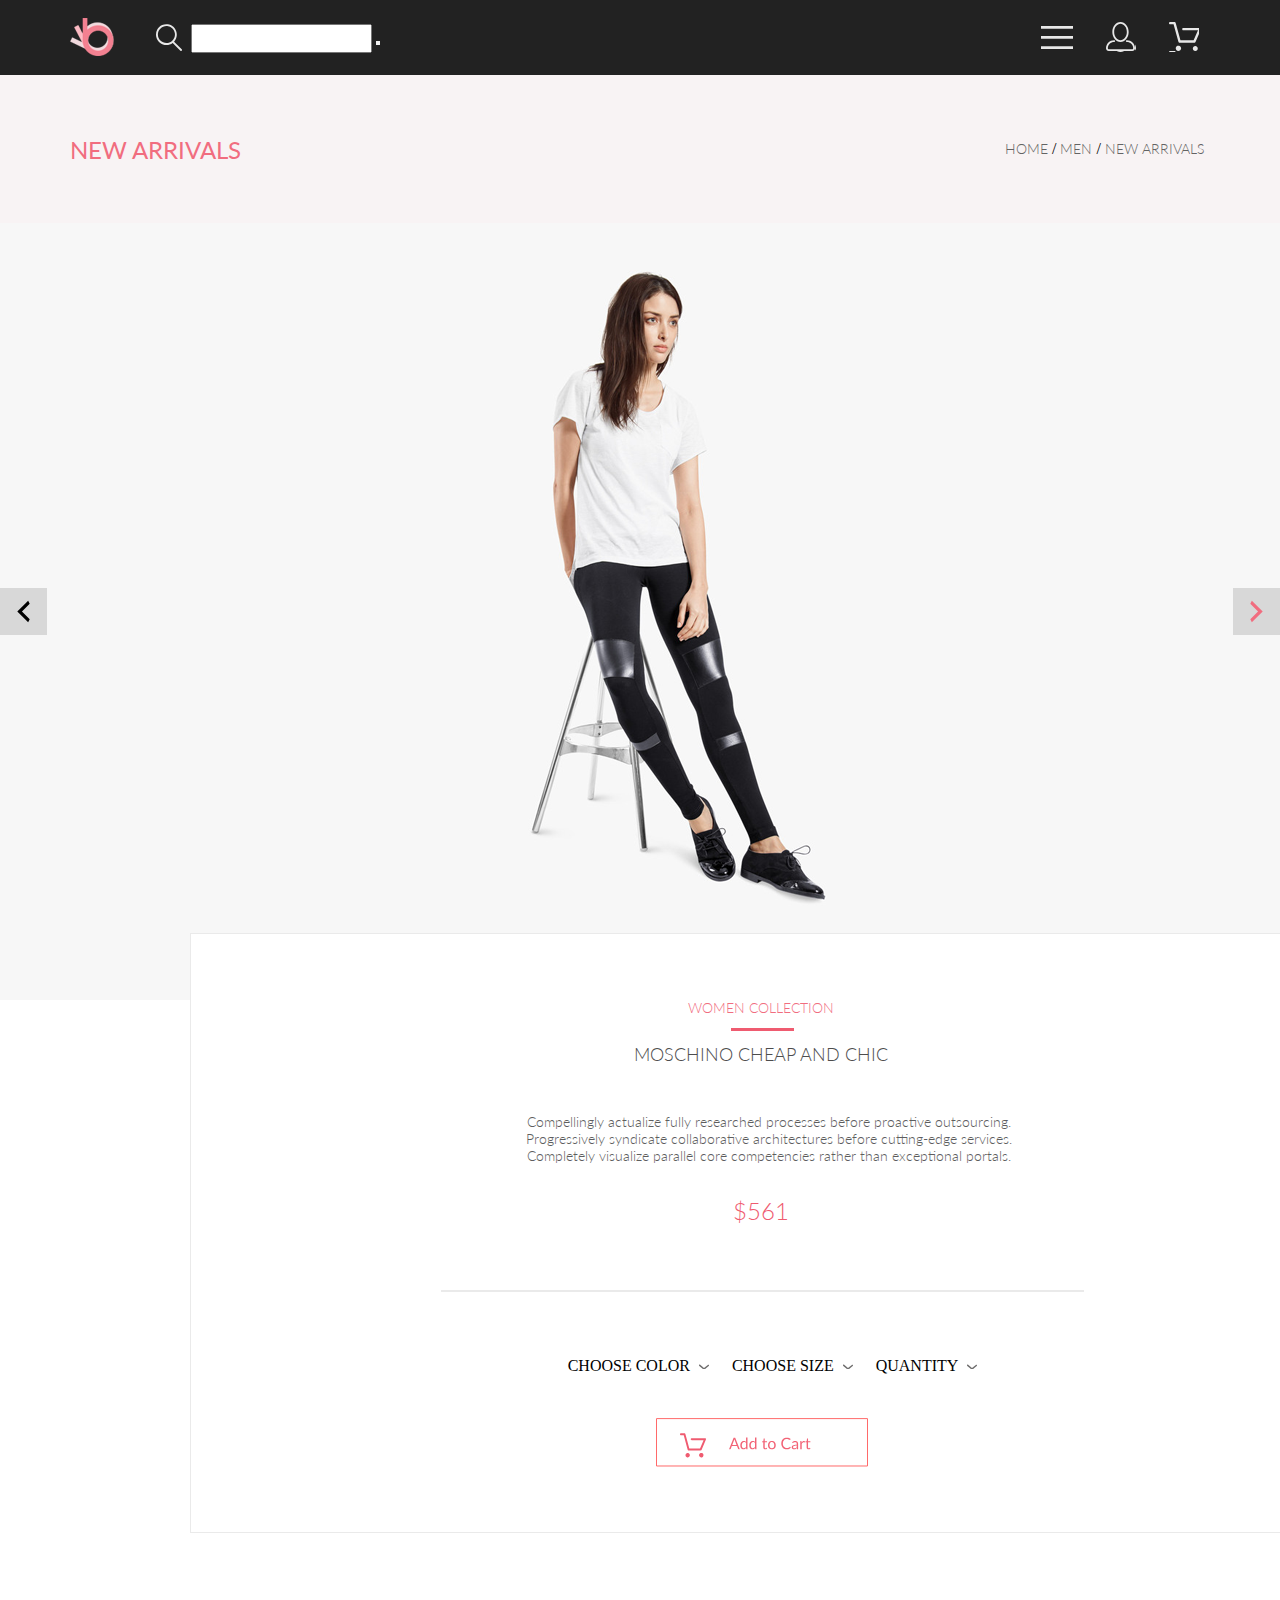
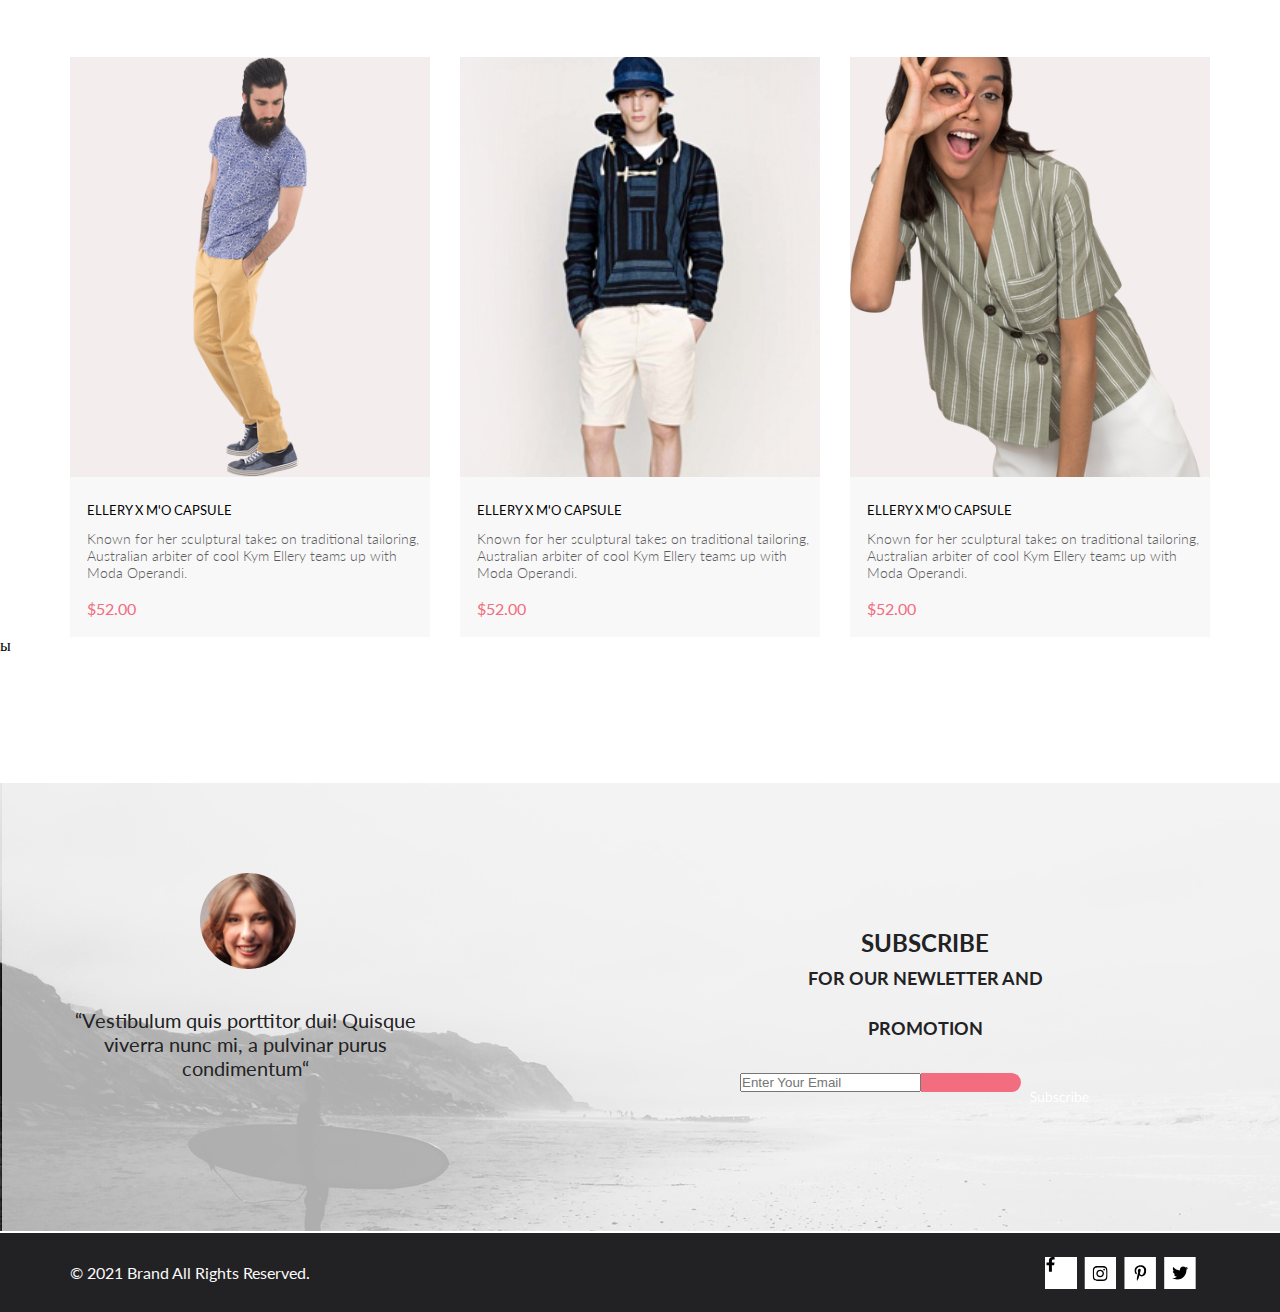
<file: Lesson-1/Product.html>
<!DOCTYPE html>
<html lang="en">

<head>
    <meta charset="UTF-8">
    <meta http-equiv="X-UA-Compatible" content="IE=edge">
    <meta name="viewport" content="width=device-width, initial-scale=1.0">
    <title>Document</title>
    <link href='http://fonts.googleapis.com/css?family=Lato:400,700' rel='stylesheet' type='text/css'>
    <link rel="stylesheet" href="style.css">
</head>

<body>
    <header class="header">
        <div class="container">
            <nav class="header__inside">
                <div class="block">
                    <a href="#" class="img__main"></a>
                </div>
                <div class="block_1">
                    <img src="../Lesson-1/img/h2.svg" alt="photo">
                </div>
                <div class="block_2">
                    <form action="">
                        <input type="text" class="button">
                        <button type="submit"></button>
                    </form>
                </div>
                <div class="block_3">
                    <img src="../Lesson-1/img/h3.svg" alt="photo">
                </div>
                <div class="block_4">
                    <a href="#" class="img__catalog"></a>
                </div>
                <div class="block_5">
                    <a href="#" class="img__basket"></a>
                </div>
            </nav>
        </div>
    </header>

    <div class="top__catalog__background">
        <div class="container">
            <div class="top__catalog">
                <div class="top__catalog__left">
                    <p class="top__catalog__text">NEW ARRIVALS </p>
                </div>
                <div class="top__catalog__right">
                    <a href="#" class="top__catalog__text__right">HOME</a>
                    <p>/</p>
                    <a href="#" class="top__catalog__text__right">MEN</a>
                    <p>/</p>
                    <a href="#" class="top__catalog__text__right">NEW
                        ARRIVALS</a>
                </div>
            </div>
        </div>
    </div>

    <div class="top__background">
        <div class="top__product container__2">
            <a href="" class="pointer__left">
                <img src="../Lesson-1/img/pointer__left.svg" alt="photo">
            </a>
            <div class="top__center">
                <img src="../Lesson-1/img/Product__girl.svg" alt="photo">
            </div>
            <a href="" class="pointer__right">
                <img src="../Lesson-1/img/pointer_right.svg" alt="photo">
            </a>
            <section class="middle_product container">
                <p class="middle_product_text_1">WOMEN COLLECTION</p>
                <div class="middle_product_block"></div>
                <p class="middle_product_text_2">MOSCHINO CHEAP AND CHIC</p>
                <p class="middle_product_text_3">Compellingly actualize fully researched processes before proactive
                    outsourcing. Progressively
                    syndicate collaborative architectures before cutting-edge services. Completely visualize parallel
                    core competencies rather than exceptional portals. </p>
                <p class="middle_product_text_4">$561</p>
                <div class="middle_product_block_2"></div>
                <div class="middle_product_block_3">
                    <p class="middle_product_text_5">CHOOSE COLOR</p>
                    <a href="#" class="link_middle_product"></a>
                    <p class="middle_product_text_5">CHOOSE SIZE </p>
                    <a href="#" class="link_middle_product"></a>
                    <p class="middle_product_text_5">QUANTITY</p>
                    <a href="#" class="link_middle_product"></a>
                </div>
                <a href="#" class="link_middle_product_button"></a>
            </section>
        </div>
    </div>

    <div class="container">
        <section class="cards">
            <div class="card">
                <a href="#" class="button__card__4">
                    <img class="card__hover" src="../Lesson-1/img/img4.svg" alt="photo">
                    <div class="text__card">
                        <p class="text__card__style1">ELLERY X M'O CAPSULE</p>
                        <p class="text__card__style2">Known for her sculptural takes on traditional tailoring,
                            Australian
                            arbiter of cool Kym Ellery
                            teams
                            up with Moda Operandi.</p>
                        <p class="text__card__style3">$52.00</p>
                    </div>
                </a>
                <div class="add-box">
                    <a href="#" class="add">
                        <img src="../Lesson-1/img/basket.svg" alt="photo">
                        <p class="add-txt">Add to Cart</p>
                    </a>
                </div>
            </div>
            <div class="card">
                <a href="#" class="button__card__3">
                    <img class="card__hover" src="../Lesson-1/img/img3.svg" alt="photo">
                    <div class="text__card">
                        <p class="text__card__style1">ELLERY X M'O CAPSULE</p>
                        <p class="text__card__style2">Known for her sculptural takes on traditional tailoring,
                            Australian
                            arbiter of cool Kym Ellery
                            teams
                            up with Moda Operandi.</p>
                        <p class="text__card__style3">$52.00</p>
                    </div>
                </a>
                <div class="add-box">
                    <a href="#" class="add">
                        <img src="../Lesson-1/img/basket.svg" alt="photo">
                        <p class="add-txt">Add to Cart</p>
                    </a>
                </div>
            </div>
            <div class="card">
                <a href="#" class="button__card__6">
                    <img class="card__hover" src="../Lesson-1/img/img6.svg" alt="photo">
                    <div class="text__card">
                        <p class="text__card__style1">ELLERY X M'O CAPSULE</p>
                        <p class="text__card__style2">Known for her sculptural takes on traditional tailoring,
                            Australian
                            arbiter of cool Kym Ellery
                            teams
                            up with Moda Operandi.</p>
                        <p class="text__card__style3">$52.00</p>
                    </div>
                </a>
                <div class="add-box">
                    <a href="#" class="add">
                        <img src="../Lesson-1/img/basket.svg" alt="photo">
                        <p class="add-txt">Add to Cart</p>
                    </a>
                </div>
            </div>
        </section>
    </div>
    ы
    <div class="bottom_block_product"></div>

    <div class="container__2">
        <div class="footer__background">
            <div class="container">
                <div class="footer">
                    <figure class="footer__block__left">
                        <div class="img_footer">
                            <img src="../Lesson-1/img/woman.svg" alt="photo">
                        </div>
                        <p class="text__footer">“Vestibulum quis porttitor dui! Quisque viverra nunc mi, a pulvinar
                            purus
                            condimentum“</p>
                    </figure>
                    <div class="footer__block__right">
                        <p class="text__footer__2">SUBSCRIBE <br>
                            <span class="text__footer__3">FOR OUR NEWLETTER AND PROMOTION</span>
                        </p>
                        <div class="footer__placeholder">
                            <div><input type="input" placeholder="Enter Your Email" class="input">
                            </div>
                            <div><a href="#" class="footer_button"></a>
                            </div>
                            <div class="footer_button__2">
                                <a href="#" class="footer_button__3"></a>
                            </div>
                        </div>
                    </div>
                </div>
            </div>
        </div>
    </div>

    <footer class="bottom_end">
        <div class="container">
            <div class="bottom__content">
                <div class="bottom__content__left">
                    <p class="bottom__content__text">© 2021 Brand All Rights Reserved.</p>
                </div>
                <div class="bottom__content__right">
                    <a href="#" class="facebook"></a>
                    <a href="#" class="instagram"></a>
                    <a href="#" class="P"></a>
                    <a href="#" class="twitter"></a>

                </div>
            </div>
        </div>
    </footer>





</body>
</file>
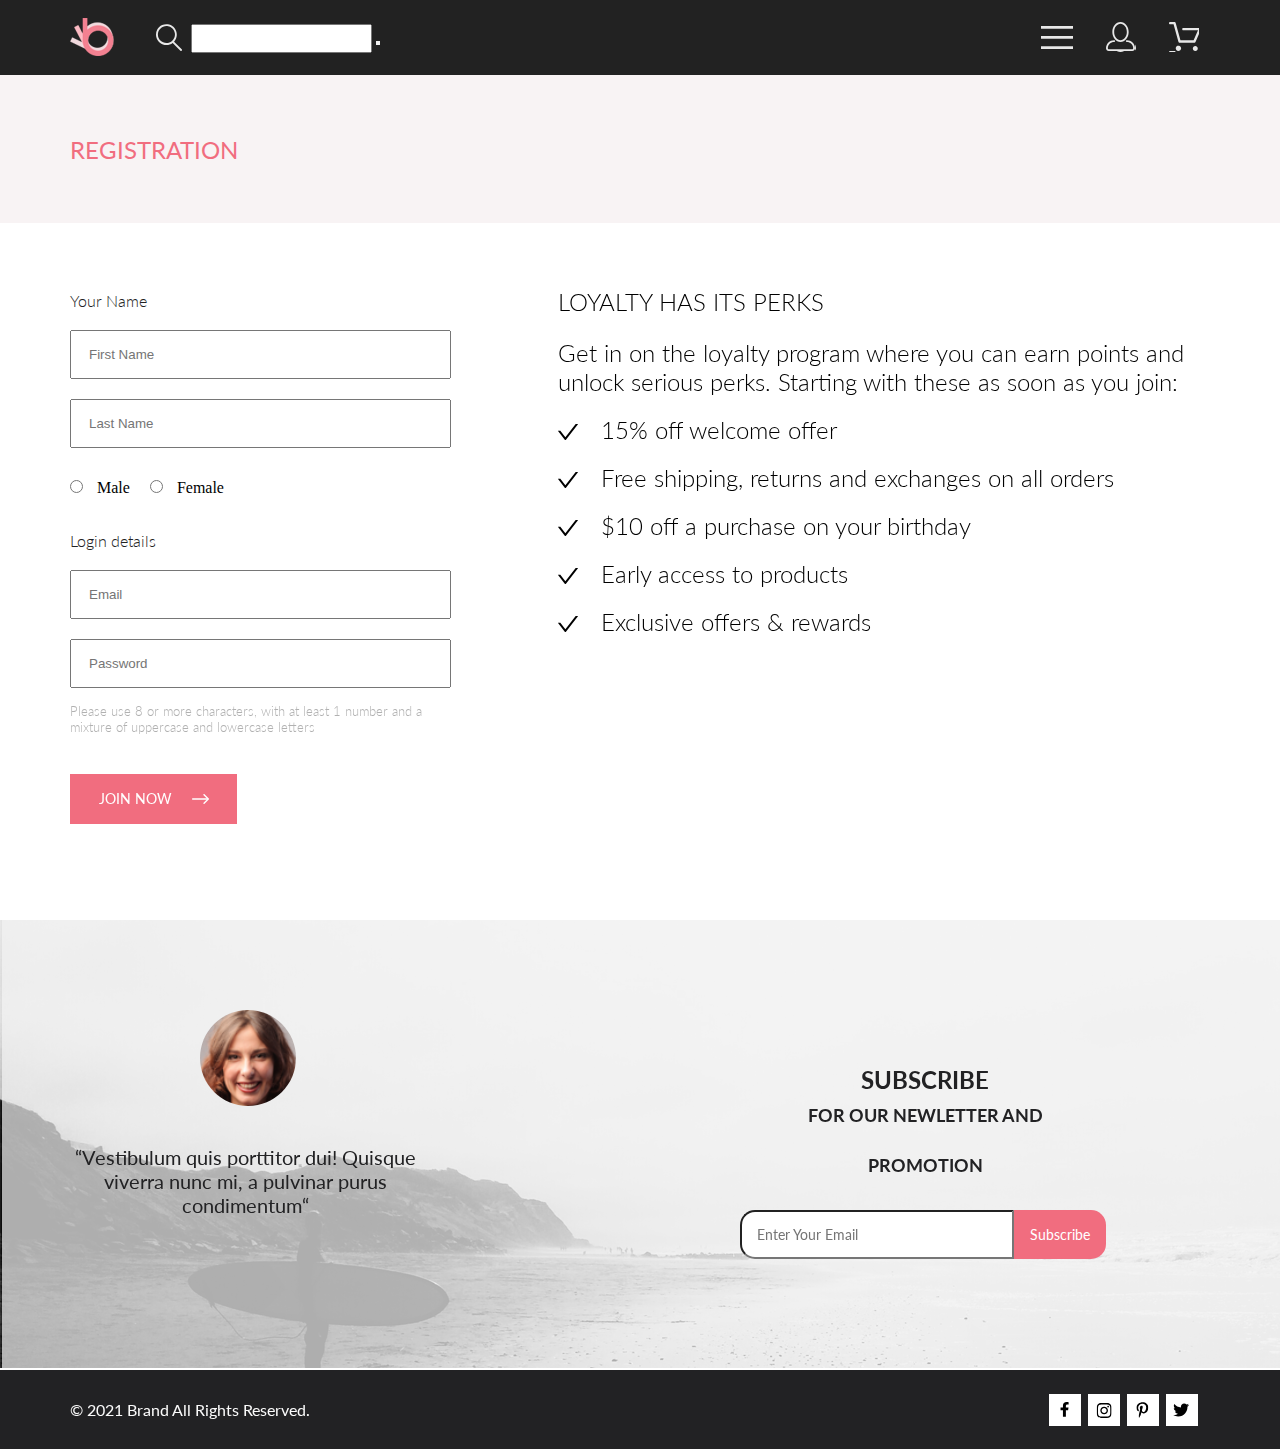
<file: Lesson-1/Registration.html>
<!DOCTYPE html>
<html lang="en">

<head>
    <meta charset="UTF-8">
    <meta http-equiv="X-UA-Compatible" content="IE=edge">
    <meta name="viewport" content="width=device-width, initial-scale=1.0">
    <title>Registration</title>
    <link href='http://fonts.googleapis.com/css?family=Lato:400,700' rel='stylesheet' type='text/css'>
    <link rel="stylesheet" href="style.css">
</head>

<body>
    <header class="header">
        <div class="container">
            <nav class="header__inside">
                <div class="block">
                    <a href="../Lesson-1/index.html" class="img__main"></a>
                </div>
                <div class="block_1">
                    <img src="../Lesson-1/img/h2.svg" alt="photo">
                </div>
                <div class="block_2">
                    <form action="form">
                        <input type="text" class="button">
                        <button type="submit"></button>
                    </form>
                </div>
                <div class="block_3">
                    <details>
                        <summary class="menu__img">
                            <a href="#"></a>
                        </summary>
                        <nav class="menu">
                            <div class="start_menu">
                                <p class="menu__text">MENU</p>
                                <a class="menu_close" href="#">
                                    <div>
                                        <img src="../Lesson-1/img/KREST.svg" alt="n">
                                    </div>
                                </a>
                            </div>
                            <h3 class="menu__main">MAN</h3>
                            <a href="#" class="menu__link">Accessories</a>
                            <a href="#" class="menu__link">Bags</a>
                            <a href="#" class="menu__link">Denim</a>
                            <a href="#" class="menu__link">T-Shirts</a>
                            <h3 class="menu__main">WOMAN</h3>
                            <a href="#" class="menu__link">Accessories</a>
                            <a href="#" class="menu__link">Jackets & Coats</a>
                            <a href="#" class="menu__link">Polos</a>
                            <a href="#" class="menu__link">T-Shirts</a>
                            <a href="#" class="menu__link">Shirts</a>
                            <h3 class="menu__main">KIDS</h3>
                            <a href="#" class="menu__link">Accessories</a>
                            <a href="#" class="menu__link">Jackets & Coats</a>
                            <a href="#" class="menu__link">Polos</a>
                            <a href="#" class="menu__link">T-Shirts</a>
                            <a href="#" class="menu__link">Shirts</a>
                            <a href="#" class="menu__link">Bags</a>
                        </nav>
                    </details>
                </div>
                <div class="block_4">
                    <a href="../Lesson-1/Registration.html" class="img__catalog"></a>
                </div>
                <div class="block_5">
                    <a href="../Lesson-1/Shop.html" class="img__basket"></a>
                </div>
            </nav>
        </div>
    </header>

    <div class="top__catalog__background">
        <div class="container">
            <div class="top__catalog">
                <div class="top__catalog__left">
                    <p class="top__catalog__text">REGISTRATION </p>
                </div>
            </div>
        </div>
    </div>

    <div class="registration_middle container">
        <div class="registration_middle_left">
            <p class="text_registration">Your Name</p>
            <input class="shop_input_1" id="name" placeholder="First Name" autofocus required pattern="\S+[А-яа-я]">
            <input class="shop_input_1" id="Last" placeholder="Last Name" required pattern="\S+[А-яа-я]">
            <div class="gender">
                <p><input class="Male" name="gender" type="radio" value="Male"> Male</p>
                <p><input class="Female" name="gender" type="radio" value="Female"> Female</p>
            </div>
            <p class="text_registration">Login details</p>
            <input class="shop_input_1" id="email" placeholder="Email" required pattern="\S+@[a-z]+.[a-z]+">
            <input class="shop_input_1" id="userPassword" type="password" placeholder="Password">
            <p class="text_registration_bottom">Please use 8 or more characters, with at least 1 number and a mixture of
                uppercase and lowercase letters
            </p>
            <a class="button_registration" href="#">
                <p class="text_button_registration">JOIN NOW</p>
                <img class="img_button_registration" src="../Lesson-1/img/Strelka.svg" alt="photo">
            </a>
        </div>
        <div class="registration_middle_right">
            <section class="text_section">
                <p class="text_section_1">LOYALTY HAS ITS PERKS</p>
                <P class="text_section_2">Get in on the loyalty program where you can earn points and unlock serious
                    perks. Starting with
                    these
                    as
                    soon as you join:</P>
            </section>
            <div class="reg_bottom">
                <div class="reg_bottom_left">
                    <div class="img_left_reg">
                        <img src="../Lesson-1/img/Galka.svg" alt="">
                    </div>
                    <div class="img_left_reg">
                        <img src="../Lesson-1/img/Galka.svg" alt="">
                    </div>
                    <div class="img_left_reg">
                        <img src="../Lesson-1/img/Galka.svg" alt="">
                    </div>
                    <div class="img_left_reg">
                        <img src="../Lesson-1/img/Galka.svg" alt="">
                    </div>
                    <div class="img_left_reg">
                        <img src="../Lesson-1/img/Galka.svg" alt="">
                    </div>
                </div>
                <section class="reg_bottom_right">
                    <p class="text_section_3">15% off welcome offer</p>
                    <p class="text_section_3">Free shipping, returns and exchanges on all orders</p>
                    <p class="text_section_3">$10 off a purchase on your birthday</p>
                    <p class="text_section_3">Early access to products</p>
                    <p class="text_section_3">Exclusive offers & rewards</p>
                </section>

            </div>
        </div>
    </div>
    <div class="container__2">
        <div class="footer__background">
            <div class="container">
                <div class="footer">
                    <figure class="footer__block__left">
                        <div class="img_footer">
                            <img src="../Lesson-1/img/woman.svg" alt="photo">
                        </div>
                        <p class="text__footer">“Vestibulum quis porttitor dui! Quisque viverra nunc mi, a pulvinar
                            purus
                            condimentum“</p>
                    </figure>
                    <div class="footer__block__right">
                        <p class="text__footer__2">SUBSCRIBE <br>
                            <span class="text__footer__3">FOR OUR NEWLETTER AND PROMOTION</span>
                        </p>
                        <div class="footer__placeholder">
                            <div>
                                <input type="email" placeholder="Enter Your Email" class="enter_email">
                            </div>
                            <a href="#" class="footer_button">
                                <p class="footer_button_text">Subscribe</p>
                            </a>
                        </div>
                    </div>
                </div>
            </div>
        </div>
    </div>

    <footer class="bottom_end">
        <div class="container">
            <div class="bottom__content">
                <div class="bottom__content__left">
                    <p class="bottom__content__text">© 2021 Brand All Rights Reserved.</p>
                </div>
                <div class="bottom__content__right">
                    <a href="https://www.facebook.com">
                        <div class="socials__item">
                            <img src="../Lesson-1/img/facebook_2.svg" alt="facebook">
                        </div>
                    </a>
                    <a href="https://www.instagram.com/">
                        <div class="socials__item">
                            <img src="../Lesson-1/img/Instagram.svg" alt="Instagram">
                        </div>
                    </a>
                    <a href="https://www.pinterest.ru/">
                        <div class="socials__item">
                            <img src="../Lesson-1/img/PP.svg" alt="Pinterest">
                        </div>
                    </a>
                    <a href="https://twitter.com/?lang=ru">
                        <div class="socials__item">
                            <img src="../Lesson-1/img/TWITTER.svg" alt="Twitter">
                        </div>
                    </a>

                </div>
            </div>
        </div>
    </footer>
</body>
</file>
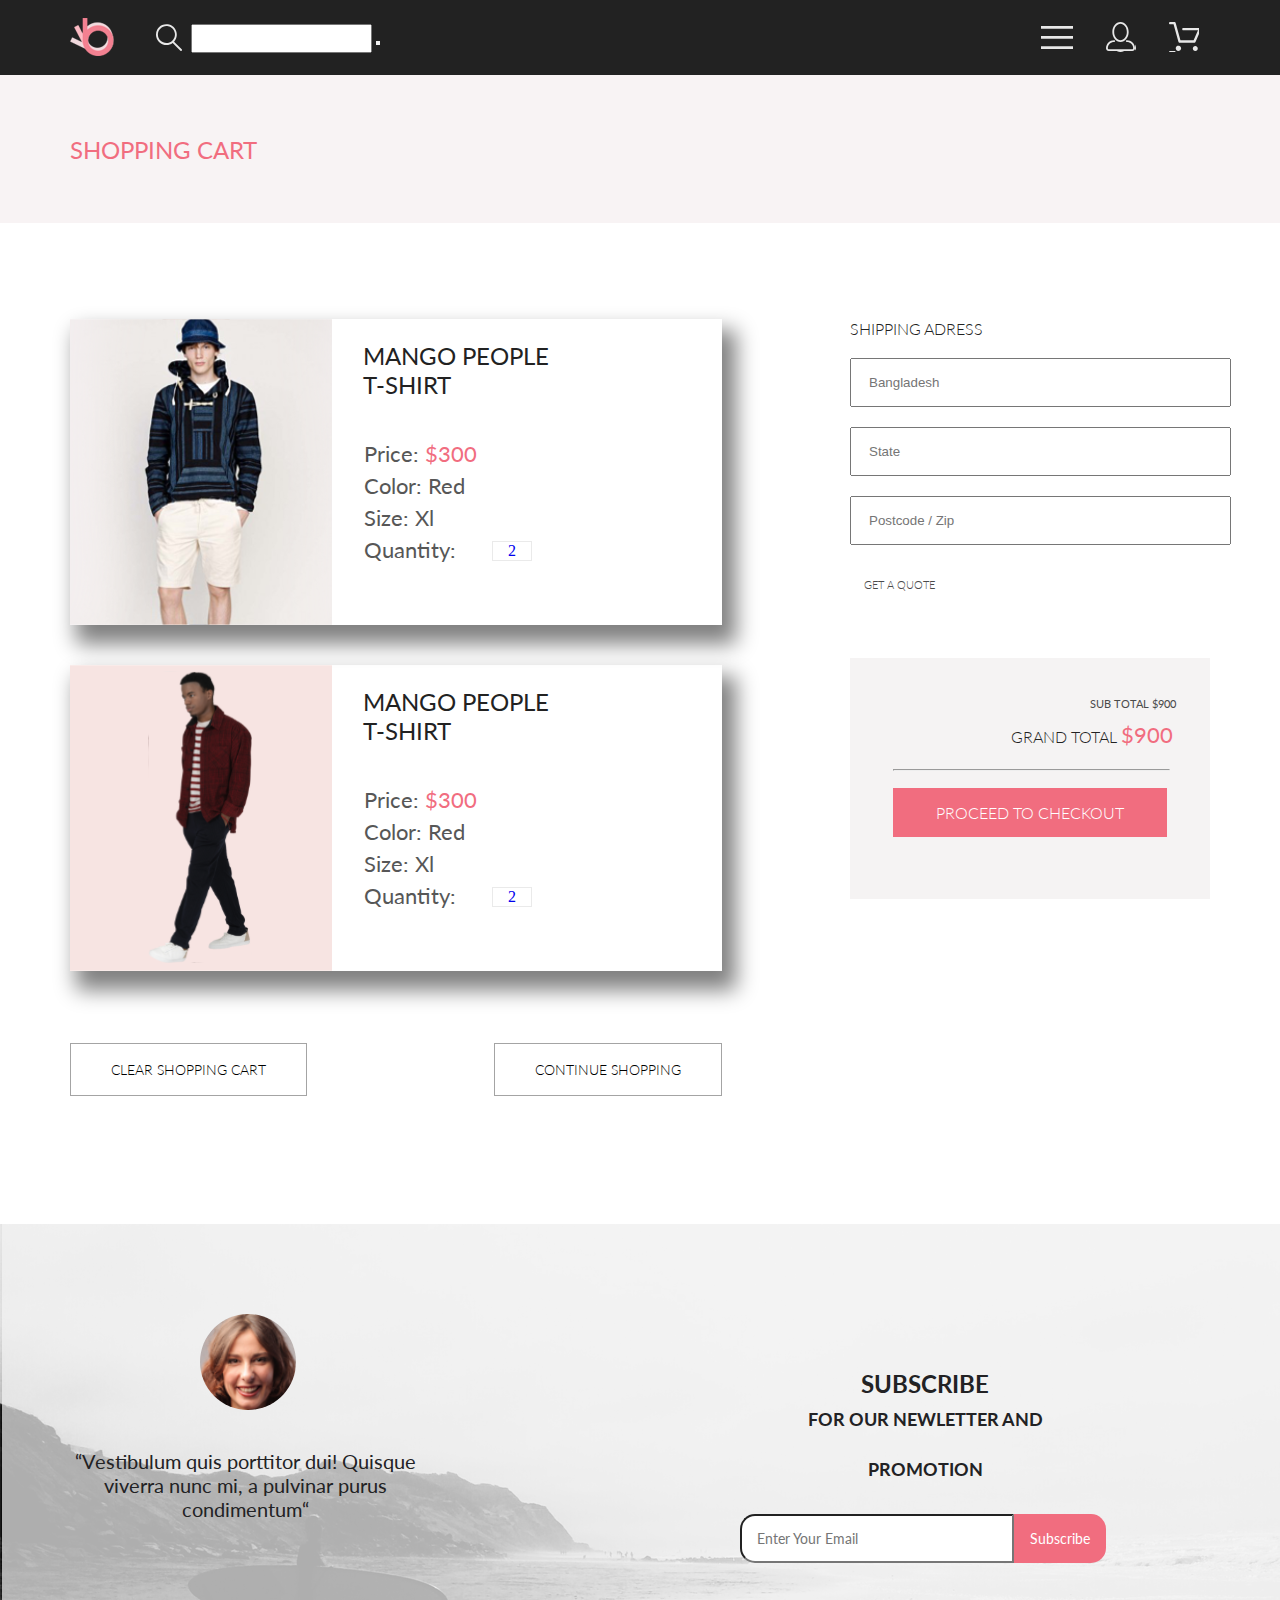
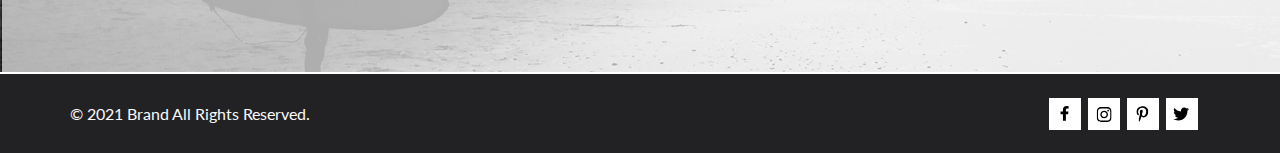
<file: Lesson-1/Shop.html>
<!DOCTYPE html>
<html lang="en">

<head>
    <meta charset="UTF-8">
    <meta http-equiv="X-UA-Compatible" content="IE=edge">
    <meta name="viewport" content="width=device-width, initial-scale=1.0">
    <title>Shop</title>
    <link href='http://fonts.googleapis.com/css?family=Lato:400,700' rel='stylesheet' type='text/css'>
    <link rel="stylesheet" href="style.css">
</head>

<body>
    <header class="header">
        <div class="container">
            <nav class="header__inside">
                <div class="block">
                    <a href="../Lesson-1/index.html" class="img__main"></a>
                </div>
                <div class="block_1">
                    <img src="../Lesson-1/img/h2.svg" alt="photo">
                </div>
                <div class="block_2">
                    <form action="form">
                        <input type="text" class="button">
                        <button type="submit"></button>
                    </form>
                </div>
                <div class="block_3">
                    <details>
                        <summary class="menu__img">
                            <a href="#"></a>
                        </summary>
                        <nav class="menu">
                            <div class="start_menu">
                                <p class="menu__text">MENU</p>
                                <a class="menu_close" href="#">
                                    <div>
                                        <img src="../Lesson-1/img/KREST.svg" alt="n">
                                    </div>
                                </a>
                            </div>
                            <h3 class="menu__main">MAN</h3>
                            <a href="#" class="menu__link">Accessories</a>
                            <a href="#" class="menu__link">Bags</a>
                            <a href="#" class="menu__link">Denim</a>
                            <a href="#" class="menu__link">T-Shirts</a>
                            <h3 class="menu__main">WOMAN</h3>
                            <a href="#" class="menu__link">Accessories</a>
                            <a href="#" class="menu__link">Jackets & Coats</a>
                            <a href="#" class="menu__link">Polos</a>
                            <a href="#" class="menu__link">T-Shirts</a>
                            <a href="#" class="menu__link">Shirts</a>
                            <h3 class="menu__main">KIDS</h3>
                            <a href="#" class="menu__link">Accessories</a>
                            <a href="#" class="menu__link">Jackets & Coats</a>
                            <a href="#" class="menu__link">Polos</a>
                            <a href="#" class="menu__link">T-Shirts</a>
                            <a href="#" class="menu__link">Shirts</a>
                            <a href="#" class="menu__link">Bags</a>
                        </nav>
                    </details>
                </div>
                <div class="block_4">
                    <a href="../Lesson-1/Registration.html" class="img__catalog"></a>
                </div>
                <div class="block_5">
                    <a href="../Lesson-1/Shop.html" class="img__basket"></a>
                </div>
            </nav>
        </div>
    </header>

    <div class="top__catalog__background">
        <div class="container">
            <div class="top__catalog">
                <div class="top__catalog__left">
                    <p class="top__catalog__text">SHOPPING CART </p>
                </div>
            </div>
        </div>
    </div>

    <div class="shop_middle container">
        <section class="shop_middle_left">
            <a href="../Lesson-1/catalog.html" class="link_card_shop">
                <figure class="card_shop_1">
                    <img class="shop_image_1" src="../Lesson-1/img/img3.svg" alt="photo">
                    <div class="card_information">
                        <p class="text_shop_1">MANGO PEOPLE <br> T-SHIRT</p>
                        <p class="text_shop_2">Price: <span class="text_shop_2_2">$300</span> </p>
                        <p class="text_shop_2">Color: Red</p>
                        <p class="text_shop_2">Size: Xl </p>
                        <p class="text_shop_2">Quantity: </p>
                        <div class="number_inside_card">2</div>
                    </div>
                </figure>
            </a>
            <div class="block_shop"></div>
            <a href="../Lesson-1/catalog.html" class="link_card_shop">
                <figure class="card_shop_1">
                    <img class="shop_image_1" src="../Lesson-1/img/img7.svg" alt="photo">
                    <div class="card_information">
                        <p class="text_shop_1">MANGO PEOPLE <br> T-SHIRT</p>
                        <p class="text_shop_2">Price: <span class="text_shop_2_2">$300</span> </p>
                        <p class="text_shop_2">Color: Red</p>
                        <p class="text_shop_2">Size: Xl </p>
                        <p class="text_shop_2">Quantity: </p>
                        <div class="number_inside_card">2</div>
                    </div>
                </figure>
            </a>
            <div class="botom_shop_buttons">
                <a class="left_shop_button" href="#">
                    <p class="text_shop_link">CLEAR SHOPPING CART</p>
                </a>
                <a class="right_shop_button" href="#">
                    <p class="text_shop_link">CONTINUE SHOPPING</p>
                </a>
            </div>
        </section>

        <div class="shop_middle_right">
            <p class="hearing_input">SHIPPING ADRESS</p>
            <div class="shop_input">
                <input class="shop_input_1" type="text" placeholder="Bangladesh">
                <input class="shop_input_1" type="text" placeholder="State">
                <input class="shop_input_1" type="text" placeholder="Postcode / Zip">
            </div>
            <a class="button_bottom_shop" href="#">
                <p class="text_button_shop">GET A QUOTE</p>
            </a>
            <div class="confurm_basket">
                <p class="text_confurm_1">SUB TOTAL $900</p>
                <p class="text_confurm_2">GRAND TOTAL <span class="text_shop_2_2"> $900 </span></p>
                <hr class="hr">
                <a class="confurm_button" href="#">
                    <p class="confurm_button_text">PROCEED TO CHECKOUT</p>
                </a>
            </div>
        </div>
    </div>

    <div class="container__2">
        <div class="footer__background">
            <div class="container">
                <div class="footer">
                    <figure class="footer__block__left">
                        <div class="img_footer">
                            <img src="../Lesson-1/img/woman.svg" alt="photo">
                        </div>
                        <p class="text__footer">“Vestibulum quis porttitor dui! Quisque viverra nunc mi, a pulvinar
                            purus
                            condimentum“</p>
                    </figure>
                    <div class="footer__block__right">
                        <p class="text__footer__2">SUBSCRIBE <br>
                            <span class="text__footer__3">FOR OUR NEWLETTER AND PROMOTION</span>
                        </p>
                        <div class="footer__placeholder">
                            <div>
                                <input type="email" placeholder="Enter Your Email" class="enter_email">
                            </div>
                            <a href="#" class="footer_button">
                                <p class="footer_button_text">Subscribe</p>
                            </a>
                        </div>
                    </div>
                </div>
            </div>
        </div>
    </div>

    <footer class="bottom_end">
        <div class="container">
            <div class="bottom__content">
                <div class="bottom__content__left">
                    <p class="bottom__content__text">© 2021 Brand All Rights Reserved.</p>
                </div>
                <div class="bottom__content__right">
                    <a href="https://www.facebook.com">
                        <div class="socials__item">
                            <img src="../Lesson-1/img/facebook_2.svg" alt="facebook">
                        </div>
                    </a>
                    <a href="https://www.instagram.com/">
                        <div class="socials__item">
                            <img src="../Lesson-1/img/Instagram.svg" alt="Instagram">
                        </div>
                    </a>
                    <a href="https://www.pinterest.ru/">
                        <div class="socials__item">
                            <img src="../Lesson-1/img/PP.svg" alt="Pinterest">
                        </div>
                    </a>
                    <a href="https://twitter.com/?lang=ru">
                        <div class="socials__item">
                            <img src="../Lesson-1/img/TWITTER.svg" alt="Twitter">
                        </div>
                    </a>

                </div>
            </div>
        </div>
    </footer>

</body>
</file>
<file: style.css>
* {
  margin: 0;
  padding: 0;
}

.container {
  max-width: 1140px;
  margin: 0 auto;
  
}

.header {
  background-color: #222222;
  height: 75px;
}

.header__inside {
 
  height: 74px;
  display: flex;
  align-items: center;
}

.block {
  
  width: 44px;
  height: 38px;
}

.img__main {
  background-image: url(../Lesson-1/img/h1.svg);
  display: block;
  height: 100%;
}

.img__catalog {
  background-image: url(../Lesson-1/img/h4.svg);
  display: block;
  height: 100%;
}

.img__basket {
  background-image: url(../Lesson-1/img/h5.svg);
  display: block;
  height: 100%;  
}

.block_1 {
  
  width: 26px;
  height: 26px;
  margin-left: 41px;
}

.block_2 {
  
  width: 780px;
  height: 26px;
  margin-left: 10px;
}
.block_3 {
  
  width: 32px;
  height: 23px;
  margin-left: 70px;
  position: relative;
}

.block_3:hover .menu{
  display: flex;
}
.block_4 {
 
  width: 30px;
  height: 30px;
  margin-left: 33px;
  
}
.block_5 {
  
  width: 30px;
  height: 30px;
  margin-left: 33px;

}

.button {
  width: 100%;
  height: 25px;
}

.top {
  height: 733px;
  background: #F1E4E6;
}

.menu {
  width: 187px;
  padding-bottom: 100px;
  position: absolute;
  left: 170px;
  top: 50px;
  background-color: #FFFFFF;
  flex-direction: column;
 

}

.menu__img {
  background-image: url(../Lesson-1/img/h3.svg);
  display: block;
  height: 100%;
  
  
}


.menu__link {
  display: block;
  margin-top: 12px;
  margin-left: 55px;
  text-decoration: none;
  font-family: 'Lato', sans-serif;
  font-style: normal;
  font-weight: normal;
  font-size: 14px;
  line-height: 17px;
  color: #6F6E6E;
}

.menu__link:hover {
  color: #F16D7F;
}


.menu__text {
  margin-left: 34px;
  margin-top: 37px;
  font-family: 'Lato', sans-serif;
  font-style: normal;
  font-weight: bold;
  font-size: 14px;
  line-height: 17px;
  color: #000000;
}



.menu__main {
  font-family: 'Lato', sans-serif;
  font-style: normal;
  font-weight: normal;
  font-size: 14px;
  line-height: 17px;
  color: #F16D7F;
  margin-top: 24px;
  margin-left: 34px;
  

  
}

.top__main {
  padding-bottom: 764px;
  position: relative;
  display: flex;
}


.top__main__left {
  position: absolute;
  right: 560px;
}



.rectangle {
  background-color: #F16D7F;
  width: 12px;
  padding-bottom: 92px;
  top: 290px;
  left: 640px;
  position: absolute;
}

.top__text {
  position: absolute;
  top: 290px;
  left: 670px;
  padding-bottom: 92px;
  width: 500px;
}

.top__text__first {

font-style: normal;
font-weight: 900;
font-size: 48px;
line-height: 58px;
color: #222222;
font-family: 'Lato', sans-serif;
}

.top__text__second {
  font-style: normal;
font-weight: 900;
font-size: 32px;
line-height: 40px;
color: #222222;
font-family: 'Lato', sans-serif;
}

.text__color {
  color: #F16D7F;
}

.middle {
  height: 533px;
  display: flex;
  justify-content: space-between;
  flex-wrap: wrap;
}

.middle__block__1 {
  width: 360px;
  height: 260px;
  margin-top: 65px;
  position: relative;
  
  
}

.middle__block__2 {
  width: 1140px;
  height: 180px;
  margin-top: 25px;
  position: relative;
}

.text__inside {
  position: absolute;
  top: 105px;
  text-align: center;
  width: 380px;
  font-family: 'Lato', sans-serif;
  font-style: normal;
  font-weight: normal;
  font-size: 16px;
  line-height: 19px;
  color: #FFFFFF;
  text-decoration: none;
}

.text__inside__bottom {
  position: absolute;
  top: 70px;
  left: 500px;
  width: 380px;
  font-family: 'Lato', sans-serif;
  font-style: normal;
  font-weight: normal;
  font-size: 16px;
  line-height: 19px;
  color: #FFFFFF;
  text-decoration: none;
}

.big__text {
  font-family: 'Lato', sans-serif;
  width: 700px;
  font-size: 24px;
  line-height: 29px;
  color: #F16D7F;
}

.button__left {
  background-image: url(../Lesson-1/img/middle1.svg);
  display: block;
  height: 100%;
}

.button__left:hover {
  background-image: url(../Lesson-1/img/middle1_light.svg);
}

.button__middle {
  background-image: url(../Lesson-1/img/middle2.svg);
  display: block;
  height: 100%;
}

.button__middle:hover {
  background-image: url(../Lesson-1/img/middle2_light.svg);
}

.button__right {
  background-image: url(../Lesson-1/img/middle3.svg);
  display: block;
  height: 100%;
}

.button__right:hover {
  background-image: url(../Lesson-1/img/middle3_light.svg);
}

.button__bottom {
  background-image: url(../Lesson-1/img/middle4.svg);
  display: block;
  height: 100%;
}

.button__bottom:hover {
  background-image: url(../Lesson-1/img/middle4_light.svg);
}

.middle__text {
  width: 300px;
  margin-top: 100px;
  margin-left: auto;
  margin-right: auto;
}

.middle__text__2{
  margin-top: 6px;
}

.middle__text__inside {
  text-align: center;
  font-family: 'Lato', sans-serif;
  font-style: normal;
  font-weight: normal;
  font-size: 30px;
  line-height: 36px;
  color: #222222;
}

.middle__text__inside__2 {
  text-align: center;
  font-family: 'Lato', sans-serif;
  font-style: normal;
  font-weight: normal;
  font-size: 14px;
  line-height: 17px;
  color: #9F9F9F;
}

.cards {
  justify-content: space-between;
  display: flex;
  flex-wrap: wrap;
}



.card {
  width: 360px;
  height: 580px;
  margin-top: 57px;
  position: relative;
}

.add-box {

  position: absolute;
  justify-content: center;
  top: 98px;
  width: 100%;
}

.add {
  display: flex;
  align-items: center;
  padding: 8px;
  border: 1px solid #fff;
  text-decoration: none;
  box-shadow: 8px #fff;
  
}

.card:hover .card__hover {
  filter: brightness(50%);
}


.button__card__1 {
  background-repeat: no-repeat;
  display: block;
  height: 100%;
}

.button__card__2 {
  background-repeat: no-repeat;
  display: block;
  height: 100%;
}

.button__card__3 {
  background-repeat: no-repeat;
  display: block;
  height: 100%;
}

.button__card__4 {
  background-repeat: no-repeat;
  display: block;
  height: 100%;
}

.button__card__5 {
  background-repeat: no-repeat;
  display: block;
  height: 100%;
}

.button__card__6 {
  background-repeat: no-repeat;
  display: block;
  height: 100%;
}

.button__card__7 {
  background-repeat: no-repeat;
  display: block;
  height: 100%;
}

.button__card__8 {
  background-repeat: no-repeat;
  display: block;
  height: 100%;
}

.button__card__9 {
  background-repeat: no-repeat;
  display: block;
  height: 100%;
}

.button__card__10 {
  background-repeat: no-repeat;
  display: block;
  height: 100%;
}

.button__card__11 {
  background-repeat: no-repeat;
  display: block;
  height: 100%;
}

.button__card__12 {
  background-repeat: no-repeat;
  display: block;
  height: 100%;
}

.card:hover {
  box-shadow: 0px 0px 3px black;
 
}

.text__card {
  padding-left: 17px;
  position: absolute;
  top: 420px;
}

.text__card__style1 {
  font-family: 'Lato', sans-serif;
  font-style: normal;
  font-weight: normal;
  font-size: 13px;
  line-height: 16px;
  color: #000000;
  padding-top: 25px;
  padding-bottom: 12px;
}

.text__card__style2 {
  font-family: 'Lato', sans-serif;
  font-style: normal;
  font-weight: 300;
  font-size: 14px;
  line-height: 17px;
  color: #5D5D5D;
  padding-bottom: 18px;
}

.text__card__style3 {
  font-family: 'Lato', sans-serif;
  font-style: normal;
  font-weight: normal;
  font-size: 16px;
  line-height: 19px;
  color: #F16D7F;
}

.button_bottom {
  margin-left: auto;
  margin-right: auto;
  width: 212px;
  height: 48px;
  margin-top: 48px;
  
}

.button_bottom_img {
  background-image: url(../Lesson-1/img/Button__Browse.svg);
  display: block;
  height: 100%;
}

.button_bottom_img:hover {
  background-image: url(../Lesson-1/img/Button_bottom.svg);
}

.bottom__part {
background-color:  #222224;
height: 341px;
margin-top: 95px;
}

.bottom__main {
  display: flex;
  justify-content: space-between;
}

.bottom__main__part1 {
  width: 360px;
  height: 170px;
  margin-top: 103px;
  position: relative;
  
} 

.img__bottom__1 {
  margin-left: 160px;
}

.style__text_bottom__1 {
  font-family: 'Lato', sans-serif;
  font-style: normal;
  font-weight: normal;
  font-size: 19.96px;
  line-height: 24px;
  color: #FBFBFB;
  margin-top: 28px;
  text-align:  center;
}

.style__text_bottom__2 {
  width: 360px;
  font-family: 'Lato', sans-serif;
  font-style: normal;
  font-weight: 300;
  font-size: 13.972px;
  line-height: 17px;
  text-align: center;
  color: #FBFBFB;
  margin-top: 16px;
  text-align:  center;
}

.style__text_bottom__3 {
  font-family: 'Lato', sans-serif;
  font-style: normal;
  font-weight: normal;
  font-size: 19.96px;
  line-height: 24px;
  color: #FBFBFB;
  margin-top: 23px;
  position: absolute;
  left: 105px;
  

}

.style__text_bottom__4 {
  width: 360px;
  font-family: 'Lato', sans-serif;
  font-style: normal;
  font-weight: 300;
  font-size: 13.972px;
  line-height: 17px;
  text-align: center;
  color: #FBFBFB;
  margin-top: 16px;
  position: absolute;
  top: 90px;
  left: 1px;
}

.container__2 {
  max-width: 1600px;
  margin: 0 auto;
  
}

.footer__background {
  background-image: url(../Lesson-1/img/Footer.svg);
  height: 450px;
  background-repeat: no-repeat;
}

.footer {
  display: flex;
  justify-content: space-between;
}

.footer__block__left {
  width: 360px;
  height: 250px;
  margin-top: 90px;
}

.footer__block__right {
  width: 360px;
  height: 250px;
  margin-top: 150px;
  margin-right: 110px;
}

.img_footer {
  margin-left: 130px;
}

.text__footer {
  width: 350px;
  text-align: center;
  margin-top: 35px;
  font-family: 'Lato', sans-serif;
  font-style: normal;
  font-weight: normal;
  font-size: 20px;
  line-height: 24px;
  color: #222224;
}

.text__footer__2 {
  font-family: 'Lato', sans-serif;
  font-style: normal;
  font-weight: bold;
  font-size: 24px;
  line-height: 20px;
    text-align: center;

  color: #222224;
}

.text__footer__3 {
  font-family: 'Lato', sans-serif;
  font-style: normal;
  font-weight: bold;
  font-size: 18px;
  line-height: 50px;
  text-align: center;
  color: #222224;
}

.input {
  height: 45px;
  width: 240px;
  border-radius: 15px 0px 0px 15px;
  padding-left: 15px;
  font-family: 'Lato', sans-serif;
  font-style: normal;
  font-weight: normal;
  font-size: 14px;
  line-height: 17px;
}

.footer_button {
  background-image: url(../Lesson-1/img/footer_button.svg);
  display: block;
  height: 100%;
  background-repeat: no-repeat;
  width: 100px;
  height: 50px;
}

.footer__placeholder {
  display: flex;
  margin-top: 20px;
  position: relative;
}

.footer_button__3 {
  background-image: url(../Lesson-1/img/Subscribe.svg);
  display: block;
  height: 100%;
  background-repeat: no-repeat;
  width: 85px;
  height: 36px;
  position: absolute;
  top: 18px;
  right: 1px;
}

.bottom_end {
  background-color: #222224;
  height: 79px;
}

.bottom__content {
  display: flex;
  justify-content: space-between;
}

.bottom__content__left {
  width: 330px;
  height: 20px;
  margin-top: 30px;
}

.bottom__content__text {
  font-family: 'Lato', sans-serif;
  font-style: normal;
  font-weight: normal;
  font-size: 16px;
  line-height: 19px;
  color: #FBFBFB;

}

.bottom__content__right {
  height: 32px;
  width: 150px;
  margin-top: 24px;
  margin-right: 15px;
  position: relative;
}

.facebook {
  background-image: url(../Lesson-1/img/facebook.svg);
  display: block;
  width: 32px;
  height: 32px;
}

.instagram {
  background-image: url(../Lesson-1/img/inst.svg);
  display: block;
  width: 32px;
  height: 32px;
  position: absolute;
  margin-left: 39px;
  bottom: 0px;
}

.instagram:hover {
background-image: url(../Lesson-1/img/inst__2.svg);
}

.P {
  background-image: url(../Lesson-1/img/P.svg);
  display: block;
  width: 32px;
  height: 32px;
  position: absolute;
  margin-left: 79px;
  bottom: 0px;
}

.twitter {
  background-image: url(../Lesson-1/img/twitt.svg);
  display: block;
  width: 32px;
  height: 32px;
  position: absolute;
  margin-left: 119px;
  bottom: 0px;  
}

.top__catalog__background {
  background-color: #F8F3F4;
  height: 148px;
}

.top__catalog {
  display: flex;
  justify-content: space-between;
}

.top__catalog__left {
  width: 194px;
  border: 1px solid red;
  margin-top: 60px;
}

.top__catalog__right {
  border: 1px solid red;
  width: 209px;
  padding-bottom: 17px;
  margin-top: 65px;
}

.top__catalog__text {
  font-family: 'Lato', sans-serif;
  font-style: normal;
  font-weight: normal;
  font-size: 24px;
  line-height: 29px;
  color: #F16D7F;

}

.top__catalog__text__right {
  font-family: 'Lato', sans-serif;
  font-style: normal;
  font-weight: 300;
  font-size: 14px;
  line-height: 17px;
  color: #636363;
}

.top__catalog__text__right__2 {
  font-family: 'Lato', sans-serif;
  font-style: normal;
  font-weight: 300;
  font-size: 14px;
  line-height: 17px;
  color: #F16D7F;
}

.main__page__left {
  margin-top: 51px;
  margin-left: 15px;
  font-family: 'Lato', sans-serif;
  font-style: normal;
  font-weight: 600;
  font-size: 14px;
  line-height: 17px;
  color: #000000;
  display: flex;
  
}

.main__page__right{
  margin-left: 310px;
  display: flex;
  margin-top: 51px;
  position: relative;

}

.menu__size {
  width: 79px;
  height: 103px;
  background-color: #FFFFFF;
  position: absolute;
  left: 160px;
  top: 24px;
  z-index: 1;

}

.input__menu {
  margin: 6px;
  font-family: 'Lato', sans-serif;
  font-style: normal;
  font-weight: normal;
  font-size: 14px;
  line-height: 17px;
  color: #6F6E6E;
}



.page__1 {
  font-family: 'Lato', sans-serif;
  font-style: normal;
  font-weight: normal;
  font-size: 14px;
  line-height: 17px;
  color: #6F6E6E;
  margin-left: 20px;
  border: 1px solid #000;
}

.page__button {
 width: 10px;
 height: 10px;
 border: 1px solid red;
 margin-left: 10px;
 margin-top: 4px;

}

.main__page {
  display: flex;
}

.pages {
  width: 283px;
  height: 43px;
  border: 1px solid #000;
  margin-top: 49px;
  justify-content: center;
  margin-left: 415px;
  margin-bottom: 97px;
}
</file>
<file: Lesson-1/style.css>
* {
  margin: 0;
  padding: 0;
}

.container {
  max-width: 1140px;
  margin: 0 auto;
}

.header {
  background-color: #222222;
  height: 75px;
}

.header__inside {
  height: 74px;
  display: -webkit-box;
  display: -ms-flexbox;
  display: flex;
  -webkit-box-align: center;
      -ms-flex-align: center;
          align-items: center;
}

.block {
  width: 44px;
  height: 38px;
}

.img__main {
  background-image: url(../Lesson-1/img/h1.svg);
  display: block;
  height: 100%;
}

.img__catalog {
  background-image: url(../Lesson-1/img/h4.svg);
  display: block;
  height: 100%;
}

.img__basket {
  background-image: url(../Lesson-1/img/h5.svg);
  display: block;
  height: 100%;
}

.block_1 {
  width: 26px;
  height: 26px;
  margin-left: 41px;
}

.block_2 {
  width: 780px;
  height: 26px;
  margin-left: 10px;
}

.block_3 {
  width: 32px;
  height: 23px;
  margin-left: 70px;
  position: relative;
}

.block_3:hover .menu {
  display: -webkit-box;
  display: -ms-flexbox;
  display: flex;
}

.block_4 {
  width: 30px;
  height: 30px;
  margin-left: 33px;
}

.block_5 {
  width: 30px;
  height: 30px;
  margin-left: 33px;
}

.button {
  height: 25px;
}

.top {
  height: 733px;
  background: #F1E4E6;
}

.menu {
  width: 232px;
  padding-bottom: 100px;
  position: absolute;
  left: 126px;
  top: 50px;
  background-color: #FFFFFF;
  -webkit-box-orient: vertical;
  -webkit-box-direction: normal;
      -ms-flex-direction: column;
          flex-direction: column;
  -webkit-box-shadow: 0px 0px 10px black;
          box-shadow: 0px 0px 10px black;
  z-index: 1;
}

.start_menu {
  display: -webkit-box;
  display: -ms-flexbox;
  display: flex;
  position: relative;
}

.menu_close {
  display: block;
  width: 12px;
  height: 12px;
  margin-left: 128px;
  margin-top: 15px;
}

.menu__img {
  background-image: url(../Lesson-1/img/h3.svg);
  display: block;
  width: 32px;
  height: 23px;
  cursor: pointer;
}

.menu__link {
  display: block;
  margin-top: 12px;
  margin-left: 55px;
  text-decoration: none;
  font-family: 'Lato', sans-serif;
  font-style: normal;
  font-weight: normal;
  font-size: 14px;
  line-height: 17px;
  color: #6F6E6E;
}

.menu__link:hover {
  color: #F16D7F;
}

.menu__text {
  margin-left: 34px;
  margin-top: 37px;
  font-family: 'Lato', sans-serif;
  font-style: normal;
  font-weight: bold;
  font-size: 14px;
  line-height: 17px;
  color: #000000;
}

.menu__main {
  font-family: 'Lato', sans-serif;
  font-style: normal;
  font-weight: normal;
  font-size: 14px;
  line-height: 17px;
  color: #F16D7F;
  margin-top: 24px;
  margin-left: 34px;
}

.top__main {
  padding-bottom: 764px;
  position: relative;
  display: -webkit-box;
  display: -ms-flexbox;
  display: flex;
}

.top__main__left {
  position: absolute;
  right: 560px;
}

.rectangle {
  background-color: #F16D7F;
  width: 12px;
  padding-bottom: 92px;
  top: 290px;
  left: 640px;
  position: absolute;
}

.top__text {
  position: absolute;
  top: 290px;
  left: 670px;
  padding-bottom: 92px;
  width: 500px;
}

.top__text__first {
  font-style: normal;
  font-weight: 900;
  font-size: 48px;
  line-height: 58px;
  color: #222222;
  font-family: 'Lato', sans-serif;
}

.top__text__second {
  font-style: normal;
  font-weight: 900;
  font-size: 32px;
  line-height: 40px;
  color: #222222;
  font-family: 'Lato', sans-serif;
}

.text__color {
  color: #F16D7F;
}

.middle {
  height: 533px;
  display: -webkit-box;
  display: -ms-flexbox;
  display: flex;
  -webkit-box-pack: justify;
      -ms-flex-pack: justify;
          justify-content: space-between;
  -ms-flex-wrap: wrap;
      flex-wrap: wrap;
}

.middle__block__1 {
  width: 360px;
  height: 260px;
  margin-top: 65px;
  position: relative;
}

.middle__block__2 {
  width: 1140px;
  height: 180px;
  margin-top: 25px;
  position: relative;
}

.text__inside {
  position: absolute;
  top: 105px;
  text-align: center;
  width: 380px;
  font-family: 'Lato', sans-serif;
  font-style: normal;
  font-weight: normal;
  font-size: 16px;
  line-height: 19px;
  color: #FFFFFF;
  text-decoration: none;
}

.text__inside__bottom {
  position: absolute;
  top: 70px;
  left: 500px;
  width: 380px;
  font-family: 'Lato', sans-serif;
  font-style: normal;
  font-weight: normal;
  font-size: 16px;
  line-height: 19px;
  color: #FFFFFF;
  text-decoration: none;
}

.big__text {
  font-family: 'Lato', sans-serif;
  width: 700px;
  font-size: 24px;
  line-height: 29px;
  color: #F16D7F;
}

.button__left {
  background-image: url(../Lesson-1/img/middle1.svg);
  display: block;
  height: 100%;
  -webkit-transition: background-image 0.3s;
  transition: background-image 0.3s;
}

.button__left:hover {
  background-image: url(../Lesson-1/img/middle1_light.svg);
}

.button__middle {
  background-image: url(../Lesson-1/img/middle2.svg);
  display: block;
  height: 100%;
  -webkit-transition: background-image 0.3s;
  transition: background-image 0.3s;
}

.button__middle:hover {
  background-image: url(../Lesson-1/img/middle2_light.svg);
}

.button__right {
  background-image: url(../Lesson-1/img/middle3.svg);
  display: block;
  height: 100%;
  -webkit-transition: background-image 0.3s;
  transition: background-image 0.3s;
}

.button__right:hover {
  background-image: url(../Lesson-1/img/middle3_light.svg);
}

.button__bottom {
  background-image: url(../Lesson-1/img/middle4.svg);
  display: block;
  height: 100%;
  -webkit-transition: background-image 0.3s;
  transition: background-image 0.3s;
}

.button__bottom:hover {
  background-image: url(../Lesson-1/img/middle4_light.svg);
}

.middle__text {
  width: 300px;
  margin-top: 100px;
  margin-left: auto;
  margin-right: auto;
}

.middle__text__2 {
  margin-top: 6px;
}

.middle__text__inside {
  text-align: center;
  font-family: 'Lato', sans-serif;
  font-style: normal;
  font-weight: normal;
  font-size: 30px;
  line-height: 36px;
  color: #222222;
}

.middle__text__inside__2 {
  text-align: center;
  font-family: 'Lato', sans-serif;
  font-style: normal;
  font-weight: normal;
  font-size: 14px;
  line-height: 17px;
  color: #9F9F9F;
}

.cards {
  -webkit-box-pack: justify;
      -ms-flex-pack: justify;
          justify-content: space-between;
  display: -webkit-box;
  display: -ms-flexbox;
  display: flex;
  -ms-flex-wrap: wrap;
      flex-wrap: wrap;
}

.card {
  width: 360px;
  height: 580px;
  margin-top: 57px;
  position: relative;
  background-color: #F8F8F8;
}

.add-box {
  display: none;
  position: absolute;
  -webkit-box-pack: center;
      -ms-flex-pack: center;
          justify-content: center;
  top: 189px;
  width: 100%;
}

.add {
  display: -webkit-box;
  display: -ms-flexbox;
  display: flex;
  -webkit-box-align: center;
      -ms-flex-align: center;
          align-items: center;
  padding: 10px;
  border: 1px solid #fff;
  text-decoration: none;
  -webkit-box-shadow: 8px #fff;
          box-shadow: 8px #fff;
}

.add:hover {
  -webkit-box-shadow: 0 0 10px #fff;
          box-shadow: 0 0 10px #fff;
}

.add-txt {
  color: #fff;
  font-family: 'Lato', sans-serif;
  font-style: normal;
  font-weight: normal;
  font-size: 14px;
  line-height: 17px;
}

.card:hover .card__hover {
  -webkit-filter: brightness(50%);
          filter: brightness(50%);
}

.card:hover .add-box {
  display: -webkit-box;
  display: -ms-flexbox;
  display: flex;
}

.button__card__1 {
  background-repeat: no-repeat;
  display: block;
  height: 100%;
}

.button__card__2 {
  background-repeat: no-repeat;
  display: block;
  height: 100%;
}

.button__card__3 {
  background-repeat: no-repeat;
  display: block;
  height: 100%;
}

.button__card__4 {
  background-repeat: no-repeat;
  display: block;
  height: 100%;
}

.button__card__5 {
  background-repeat: no-repeat;
  display: block;
  height: 100%;
}

.button__card__6 {
  background-repeat: no-repeat;
  display: block;
  height: 100%;
}

.button__card__7 {
  background-repeat: no-repeat;
  display: block;
  height: 100%;
}

.button__card__8 {
  background-repeat: no-repeat;
  display: block;
  height: 100%;
}

.button__card__9 {
  background-repeat: no-repeat;
  display: block;
  height: 100%;
}

.button__card__10 {
  background-repeat: no-repeat;
  display: block;
  height: 100%;
}

.button__card__11 {
  background-repeat: no-repeat;
  display: block;
  height: 100%;
}

.button__card__12 {
  background-repeat: no-repeat;
  display: block;
  height: 100%;
}

.card:hover {
  -webkit-box-shadow: 0px 0px 3px black;
          box-shadow: 0px 0px 3px black;
}

.text__card {
  padding-left: 17px;
  position: absolute;
  top: 420px;
}

.text__card__style1 {
  font-family: 'Lato', sans-serif;
  font-style: normal;
  font-weight: normal;
  font-size: 13px;
  line-height: 16px;
  color: #000000;
  padding-top: 25px;
  padding-bottom: 12px;
}

.text__card__style2 {
  font-family: 'Lato', sans-serif;
  font-style: normal;
  font-weight: 300;
  font-size: 14px;
  line-height: 17px;
  color: #5D5D5D;
  padding-bottom: 18px;
}

.text__card__style3 {
  font-family: 'Lato', sans-serif;
  font-style: normal;
  font-weight: normal;
  font-size: 16px;
  line-height: 19px;
  color: #F16D7F;
}

.button_bottom {
  margin-left: auto;
  margin-right: auto;
  width: 212px;
  height: 48px;
  margin-top: 48px;
}

.button_bottom_img {
  background-image: url(../Lesson-1/img/Button__Browse.svg);
  display: block;
  height: 100%;
  -webkit-transition: background-image 0.3s;
  transition: background-image 0.3s;
}

.button_bottom_img:hover {
  background-image: url(../Lesson-1/img/Button_bottom.svg);
}

.bottom__part {
  background-color: #222224;
  height: 341px;
  margin-top: 95px;
}

.bottom__main {
  display: -webkit-box;
  display: -ms-flexbox;
  display: flex;
  -webkit-box-pack: justify;
      -ms-flex-pack: justify;
          justify-content: space-between;
}

.bottom__main__part1 {
  width: 360px;
  height: 170px;
  margin-top: 103px;
  position: relative;
}

.img__bottom__1 {
  margin-left: 160px;
}

.style__text_bottom__1 {
  font-family: 'Lato', sans-serif;
  font-style: normal;
  font-weight: normal;
  font-size: 19.96px;
  line-height: 24px;
  color: #FBFBFB;
  margin-top: 28px;
  text-align: center;
}

.style__text_bottom__2 {
  width: 360px;
  font-family: 'Lato', sans-serif;
  font-style: normal;
  font-weight: 300;
  font-size: 13.972px;
  line-height: 17px;
  text-align: center;
  color: #FBFBFB;
  margin-top: 16px;
  text-align: center;
}

.style__text_bottom__3 {
  font-family: 'Lato', sans-serif;
  font-style: normal;
  font-weight: normal;
  font-size: 19.96px;
  line-height: 24px;
  color: #FBFBFB;
  margin-top: 23px;
  position: absolute;
  left: 105px;
}

.style__text_bottom__4 {
  width: 360px;
  font-family: 'Lato', sans-serif;
  font-style: normal;
  font-weight: 300;
  font-size: 13.972px;
  line-height: 17px;
  text-align: center;
  color: #FBFBFB;
  margin-top: 16px;
  position: absolute;
  top: 90px;
  left: 1px;
}

.container__2 {
  max-width: 1600px;
  margin: 0 auto;
}

.footer__background {
  background-image: url(../Lesson-1/img/Footer.svg);
  height: 450px;
  background-repeat: no-repeat;
}

.footer {
  display: -webkit-box;
  display: -ms-flexbox;
  display: flex;
  -webkit-box-pack: justify;
      -ms-flex-pack: justify;
          justify-content: space-between;
}

.footer__block__left {
  width: 360px;
  height: 250px;
  margin-top: 90px;
}

.footer__block__right {
  width: 360px;
  height: 250px;
  margin-top: 150px;
  margin-right: 110px;
}

.img_footer {
  margin-left: 130px;
}

.text__footer {
  width: 350px;
  text-align: center;
  margin-top: 35px;
  font-family: 'Lato', sans-serif;
  font-style: normal;
  font-weight: normal;
  font-size: 20px;
  line-height: 24px;
  color: #222224;
}

.text__footer__2 {
  font-family: 'Lato', sans-serif;
  font-style: normal;
  font-weight: bold;
  font-size: 24px;
  line-height: 20px;
  text-align: center;
  padding-left: 10px;
  color: #222224;
}

.text__footer__3 {
  font-family: 'Lato', sans-serif;
  font-style: normal;
  font-weight: bold;
  font-size: 18px;
  line-height: 50px;
  text-align: center;
  color: #222224;
}

.enter_email {
  height: 45px;
  width: 240px;
  border-radius: 15px 0px 0px 15px;
  padding-left: 15px;
  padding-right: 15px;
  font-family: 'Lato', sans-serif;
  font-style: normal;
  font-weight: normal;
  outline: 0;
  outline-offset: 0;
  font-size: 14px;
  line-height: 17px;
}

.footer_button {
  background-color: #F16D7F;
  display: block;
  height: 100%;
  background-repeat: no-repeat;
  width: 100px;
  border-radius: 0px 15px 15px 0px;
  text-decoration: none;
  -webkit-transition: 0.3s;
  transition: 0.3s;
}

.footer_button:hover {
  background-color: #fff;
}

.footer_button_text:hover {
  color: #F16D7F;
}

.footer_button_text {
  font-family: Lato;
  font-style: normal;
  font-weight: normal;
  font-size: 14px;
  line-height: 17px;
  display: -webkit-box;
  display: -ms-flexbox;
  display: flex;
  color: #FFFFFF;
  padding: 16px;
}

.footer__placeholder {
  display: -webkit-box;
  display: -ms-flexbox;
  display: flex;
  margin-top: 20px;
  position: relative;
}

.footer_button__3 {
  background-image: url(../Lesson-1/img/Subscribe.svg);
  display: block;
  height: 100%;
  background-repeat: no-repeat;
  width: 85px;
  height: 36px;
  position: absolute;
  top: 18px;
  left: 290px;
}

.bottom_end {
  background-color: #222224;
  height: 79px;
}

.bottom__content {
  display: -webkit-box;
  display: -ms-flexbox;
  display: flex;
  -webkit-box-pack: justify;
      -ms-flex-pack: justify;
          justify-content: space-between;
}

.bottom__content__left {
  width: 330px;
  height: 20px;
  margin-top: 30px;
}

.bottom__content__text {
  font-family: 'Lato', sans-serif;
  font-style: normal;
  font-weight: normal;
  font-size: 16px;
  line-height: 19px;
  color: #FBFBFB;
}

.bottom__content__right {
  height: 32px;
  width: 150px;
  margin-top: 24px;
  margin-right: 15px;
  position: relative;
  display: -webkit-box;
  display: -ms-flexbox;
  display: flex;
}

.facebook {
  background-image: url(../Lesson-1/img/facebook_3.svg);
  display: block;
  width: 32px;
  height: 32px;
  background-color: #fff;
  background-repeat: no-repeat;
}

.facebook:hover {
  color: #fff;
  background-color: #F16D7F;
}

.instagram {
  background-image: url(../Lesson-1/img/inst.svg);
  display: block;
  width: 32px;
  height: 32px;
  position: absolute;
  margin-left: 39px;
  bottom: 0px;
}

.instagram:hover {
  background-image: url(../Lesson-1/img/inst__2.svg);
}

.P {
  background-image: url(../Lesson-1/img/P.svg);
  display: block;
  width: 32px;
  height: 32px;
  position: absolute;
  margin-left: 79px;
  bottom: 0px;
}

.twitter {
  background-image: url(../Lesson-1/img/twitt.svg);
  display: block;
  width: 32px;
  height: 32px;
  position: absolute;
  margin-left: 119px;
  bottom: 0px;
}

.top__catalog__background {
  background-color: #F8F3F4;
  height: 148px;
}

.top__catalog {
  display: -webkit-box;
  display: -ms-flexbox;
  display: flex;
  -webkit-box-pack: justify;
      -ms-flex-pack: justify;
          justify-content: space-between;
}

.top__catalog__left {
  width: 194px;
  margin-top: 60px;
}

.top__catalog__right {
  width: 209px;
  padding-bottom: 17px;
  margin-top: 65px;
  display: -webkit-box;
  display: -ms-flexbox;
  display: flex;
}

.top__catalog__text {
  font-family: 'Lato', sans-serif;
  font-style: normal;
  font-weight: normal;
  font-size: 24px;
  line-height: 29px;
  color: #F16D7F;
}

.top__catalog__text__right {
  font-family: 'Lato', sans-serif;
  font-style: normal;
  font-weight: 300;
  font-size: 14px;
  line-height: 17px;
  color: #636363;
  text-decoration: none;
  padding: 0px 4px 0px 4px;
  -webkit-transition: background-image 0.3s;
  transition: background-image 0.3s;
}

.top__catalog__text__right:hover {
  color: #F16D7F;
}

.main__page__left {
  margin-top: 51px;
  margin-left: 15px;
  font-family: 'Lato', sans-serif;
  font-style: normal;
  font-weight: 600;
  font-size: 14px;
  line-height: 17px;
  color: #000000;
  display: -webkit-box;
  display: -ms-flexbox;
  display: flex;
  position: relative;
}

.page__button__left {
  width: 15px;
  height: 10px;
  margin-left: 10px;
  margin-top: 55px;
  background-image: url(../Lesson-1/img/FILTER.svg);
  cursor: pointer;
}

.page__button__left:hover {
  background-image: url(../Lesson-1/img/FILTER_PINK.svg);
}

.menu__size__left {
  width: 360px;
  position: absolute;
  z-index: 2;
  background-color: #FFFFFF;
  left: 1px;
  top: 82px;
  -webkit-box-shadow: 0 8px 10px rgba(0, 0, 0, 0.4), 0 28px 30px rgba(0, 0, 0, 0.3);
          box-shadow: 0 8px 10px rgba(0, 0, 0, 0.4), 0 28px 30px rgba(0, 0, 0, 0.3);
}

.catalog_menu_button {
  display: block;
  display: -webkit-box;
  display: -ms-flexbox;
  display: flex;
  text-decoration: none;
}

.text_menu_catalog {
  padding: 10px 0px 0px 11px;
  font-family: Lato;
  font-style: normal;
  font-weight: normal;
  font-size: 14px;
  line-height: 17px;
  color: #EF5B70;
}

.block_catalog {
  width: 5px;
  height: 37px;
  background-color: #EF5B70;
  margin-left: 17px;
  position: absolute;
}

.hr_catalog {
  width: 327px;
  margin-left: 18px;
  margin-bottom: 19px;
}

.main__page__right {
  margin-left: 295px;
  display: -webkit-box;
  display: -ms-flexbox;
  display: flex;
  margin-top: 51px;
  position: relative;
  z-index: 1;
}

.menu__size {
  width: 79px;
  height: 103px;
  background-color: #FFFFFF;
  position: absolute;
  left: 160px;
  top: 24px;
  z-index: 0;
  -webkit-box-shadow: 0 8px 10px rgba(0, 0, 0, 0.4), 0 28px 30px rgba(0, 0, 0, 0.3);
          box-shadow: 0 8px 10px rgba(0, 0, 0, 0.4), 0 28px 30px rgba(0, 0, 0, 0.3);
}

.input__menu {
  margin: 6px;
  font-family: 'Lato', sans-serif;
  font-style: normal;
  font-weight: normal;
  font-size: 14px;
  line-height: 17px;
  color: #6F6E6E;
}

.page__1 {
  font-family: 'Lato', sans-serif;
  font-style: normal;
  font-weight: normal;
  font-size: 14px;
  line-height: 17px;
  color: #6F6E6E;
  margin-left: 20px;
}

details > summary {
  list-style: none;
}

.page__button {
  width: 10px;
  height: 10px;
  margin-left: 10px;
  margin-top: 7px;
  background-image: url(../Lesson-1/img/Vector_bottom.svg);
  background-repeat: no-repeat;
  cursor: pointer;
}

.main__page {
  display: -webkit-box;
  display: -ms-flexbox;
  display: flex;
  position: relative;
}

.pages {
  width: 283px;
  height: 43px;
  border: 1px solid #EBEBEB;
  margin-top: 49px;
  margin-left: 415px;
  margin-bottom: 97px;
  display: -webkit-box;
  display: -ms-flexbox;
  display: flex;
}

.vector_left {
  display: block;
  background-image: url(../Lesson-1/img/Vector_shop_L.svg);
  width: 8px;
  height: 14px;
  margin: 15px 0px 15px 15px;
  background-repeat: no-repeat;
}

.vector_right {
  display: block;
  background-image: url(../Lesson-1/img/Vector_shop_R.svg);
  width: 8px;
  height: 14px;
  margin: 15px 0px 0px 15px;
}

.vector_number {
  text-decoration: none;
  margin: 12px 0px 0px 22px;
  font-family: Lato;
  font-style: normal;
  font-weight: normal;
  font-size: 16px;
  line-height: 19px;
  color: #6F6E6E;
}

.vector_number_2 {
  text-decoration: none;
  margin-top: 12px;
  font-style: normal;
  font-weight: normal;
  font-size: 16px;
  line-height: 19px;
  color: #6F6E6E;
  font-family: Lato;
}

.vector_number:hover {
  color: #EF5B70;
}

.vector_number_2:hover {
  color: #EF5B70;
}

.top__background {
  background-color: #F7F7F7;
}

.top__product {
  height: 777px;
  display: -webkit-box;
  display: -ms-flexbox;
  display: flex;
  -webkit-box-pack: justify;
      -ms-flex-pack: justify;
          justify-content: space-between;
  max-width: 1600px;
  position: relative;
  margin-bottom: 600px;
}

.top__center {
  width: 597px;
  height: 724px;
  margin-top: 11px;
}

.pointer__left {
  display: block;
  background-color: rgba(42, 42, 42, 0.15);
  margin-top: 365px;
  height: 35px;
  padding: 12px 17px 0px 17px;
}

.pointer__right {
  display: block;
  background-color: rgba(42, 42, 42, 0.15);
  margin-top: 365px;
  height: 35px;
  padding: 12px 17px 0px 17px;
}

.middle_product {
  width: 100%;
  position: absolute;
  top: 710px;
  left: 190px;
  background-color: #fff;
  text-align: center;
  margin-bottom: 129px;
  border: 1px solid #EAEAEA;
}

.middle_product_text_1 {
  font-family: 'Lato', sans-serif;
  font-style: normal;
  font-weight: 300;
  font-size: 14px;
  line-height: 17px;
  color: #F16D7F;
  margin-top: 65px;
  padding-bottom: 12px;
}

.middle_product_text_2 {
  font-family: 'Lato', sans-serif;
  font-style: normal;
  font-weight: 300;
  font-size: 18px;
  line-height: 22px;
  color: #4D4D4D;
  margin-top: 12px;
}

.middle_product_text_3 {
  width: 555px;
  font-family: 'Lato', sans-serif;
  font-style: normal;
  font-weight: 300;
  font-size: 14px;
  line-height: 17px;
  text-align: center;
  color: #5E5E5E;
  margin-top: 48px;
  margin-left: 300px;
  margin-bottom: 32px;
}

.middle_product_text_4 {
  font-family: 'Lato', sans-serif;
  font-style: normal;
  font-weight: 300;
  font-size: 24px;
  line-height: 29px;
  color: #EF5B70;
  margin-bottom: 65px;
}

.middle_product_block {
  width: 63px;
  height: 3px;
  background-color: #EF5B70;
  margin-left: 540px;
}

.middle_product_block_2 {
  border: 1px solid #EAEAEA;
  width: 641px;
  margin-left: 250px;
  margin-bottom: 65px;
}

.middle_product_block_3 {
  display: -webkit-box;
  display: -ms-flexbox;
  display: flex;
  -webkit-box-pack: center;
      -ms-flex-pack: center;
          justify-content: center;
}

.middle_product_text_5 {
  padding: 0px 9px 0px 23px;
}

.link_middle_product {
  background-image: url(../Lesson-1/img/arrowwww.svg);
  display: block;
  width: 10px;
  height: 5px;
  margin-top: 7px;
  margin-bottom: 49px;
}

.link_middle_product_button {
  background-image: url(../Lesson-1/img/Add_to_Cart.svg);
  background-repeat: no-repeat;
  display: block;
  width: 212px;
  height: 49px;
  margin-left: 465px;
  margin-bottom: 65px;
  text-decoration: none;
}

.bottom_block_product {
  height: 128px;
}

.shop_middle {
  margin-top: 96px;
  display: -webkit-box;
  display: -ms-flexbox;
  display: flex;
  -webkit-box-pack: justify;
      -ms-flex-pack: justify;
          justify-content: space-between;
  -ms-flex-wrap: nowrap;
      flex-wrap: nowrap;
}

.shop_middle_left {
  width: 652px;
}

.shop_middle_right {
  width: 360px;
  height: 800px;
}

.card_shop_1 {
  display: -webkit-box;
  display: -ms-flexbox;
  display: flex;
  position: relative;
  -webkit-box-shadow: grey 10px 15px 20px 4px;
          box-shadow: grey 10px 15px 20px 4px;
  width: 652px;
}

.number_inside_card {
  position: absolute;
  right: 190px;
  border: 1px solid #EAEAEA;
  padding: 0px 15px 0px 15px;
  top: 222px;
}

.block_shop {
  height: 40px;
}

.shop_image_1 {
  width: 262px;
  height: 306px;
}

.link_card_shop {
  display: -webkit-box;
  display: -ms-flexbox;
  display: flex;
  text-decoration: none;
}

.text_shop_1 {
  font-family: Lato;
  font-style: normal;
  font-weight: normal;
  font-size: 24px;
  line-height: 29px;
  color: #222222;
  margin-top: 22px;
  margin-left: 31px;
  margin-bottom: 36px;
}

.text_shop_2 {
  font-family: Lato;
  font-style: normal;
  font-weight: normal;
  font-size: 22px;
  line-height: 26px;
  color: #575757;
  padding: 6px 0px 0px 32px;
}

.text_shop_2_2 {
  font-family: Lato;
  font-style: normal;
  font-weight: normal;
  font-size: 22px;
  line-height: 26px;
  color: #F16D7F;
}

.link_card_shop_inside {
  display: -webkit-box;
  display: -ms-flexbox;
  display: flex;
}

.botom_shop_buttons {
  display: -webkit-box;
  display: -ms-flexbox;
  display: flex;
  -webkit-box-pack: justify;
      -ms-flex-pack: justify;
          justify-content: space-between;
  margin-bottom: 128px;
}

.left_shop_button {
  display: block;
  border: 1px solid #A4A4A4;
  margin-top: 72px;
  text-decoration: none;
  text-align: center;
  -webkit-transition: 0.3s;
  transition: 0.3s;
}

.left_shop_button:hover {
  background-color: #F16D7F;
}

.right_shop_button:hover {
  background-color: #F16D7F;
}

.text_shop_link:hover {
  color: #fff;
}

.right_shop_button {
  display: block;
  border: 1px solid #A4A4A4;
  margin-top: 72px;
  text-decoration: none;
  text-align: center;
  -webkit-transition: 0.3s;
  transition: 0.3s;
}

.text_shop_link {
  padding: 17px 40px 17px 40px;
  font-family: Lato;
  font-style: normal;
  font-weight: 300;
  font-size: 14px;
  line-height: 17px;
  color: #000000;
}

.shop_input {
  -webkit-box-orient: vertical;
  -webkit-box-direction: normal;
      -ms-flex-direction: column;
          flex-direction: column;
}

.shop_input_1 {
  width: 343px;
  height: 45px;
  margin-top: 20px;
  padding-left: 17px;
  padding-right: 17px;
  outline: 0;
  outline-offset: 0;
}

.hearing_input {
  font-family: Lato;
  font-style: normal;
  font-weight: 300;
  font-size: 16px;
  line-height: 19px;
  color: #222222;
}

.button_bottom_shop {
  width: 71px;
  margin-top: 23px;
  padding: 10px 14px 10px 14px;
  display: block;
  text-decoration: none;
  margin-bottom: 57px;
}

.text_button_shop {
  font-family: Lato;
  font-style: normal;
  font-weight: 300;
  font-size: 11px;
  line-height: 13px;
  color: #4A4A4A;
}

.confurm_basket {
  width: 360px;
  height: 214px;
  background-color: #F5F3F3;
  text-align: right;
  padding-top: 27px;
}

.text_confurm_1 {
  padding: 12px 34px 0px 0px;
  font-family: Lato;
  font-style: normal;
  font-weight: normal;
  font-size: 11px;
  line-height: 13px;
  color: #4A4A4A;
}

.text_confurm_2 {
  padding: 12px 37px 0px 0px;
  font-family: Lato;
  font-style: normal;
  font-weight: 300;
  font-size: 16px;
  line-height: 19px;
  color: #222222;
  margin-bottom: 21px;
}

.hr {
  width: 275px;
  color: #E2E2E2;
  margin-left: 43px;
}

.confurm_button {
  margin: 17px 43px 0px 43px;
  display: block;
  text-align: center;
  text-decoration: none;
  background-color: #F16D7F;
  -webkit-transition: 0.3s;
  transition: 0.3s;
}

.confurm_button:hover {
  background-color: #fff;
}

.confurm_button_text {
  font-family: Lato;
  font-style: normal;
  font-weight: 300;
  font-size: 16px;
  line-height: 19px;
  color: #FFFFFF;
  padding: 15px 42px 15px 42px;
}

.confurm_button_text:hover {
  color: #F16D7F;
}

.registration_middle {
  display: -webkit-box;
  display: -ms-flexbox;
  display: flex;
}

.registration_middle_left {
  margin-top: 34px;
  -webkit-box-orient: vertical;
  -webkit-box-direction: normal;
      -ms-flex-direction: column;
          flex-direction: column;
  width: 488px;
}

.text_registration {
  font-family: Lato;
  font-style: normal;
  font-weight: 300;
  font-size: 16px;
  line-height: 19px;
  color: #222222;
  margin-top: 34px;
}

.text_registration_bottom {
  font-family: Lato;
  font-style: normal;
  font-weight: 300;
  font-size: 13px;
  line-height: 16px;
  color: #B1B1B1;
  margin-top: 15px;
  width: 360px;
}

.gender {
  margin-top: 31px;
  display: -webkit-box;
  display: -ms-flexbox;
  display: flex;
}

.Female {
  margin: 0px 10px 0px 20px;
}

.Male {
  margin: 0px 10px 0px 0px;
}

.button_registration {
  width: 167px;
  margin-top: 39px;
  display: block;
  background-color: #F16D7F;
  text-decoration: none;
  display: -webkit-box;
  display: -ms-flexbox;
  display: flex;
  margin-bottom: 96px;
}

.text_button_registration {
  font-family: Lato;
  font-style: normal;
  font-weight: normal;
  font-size: 14px;
  line-height: 17px;
  color: #FFF;
  padding: 16px 20px 17px 29px;
}

.img_button_registration {
  width: 17px;
  height: 10px;
  padding-top: 20px;
}

.registration_middle_right {
  width: 652px;
}

.reg_bottom {
  display: -webkit-box;
  display: -ms-flexbox;
  display: flex;
}

.text_Reg_style, .text_section_1, .text_section_2, .text_section_3 {
  font-family: Lato;
  font-style: normal;
  font-weight: 300;
  font-size: 24px;
  line-height: 29px;
  color: #000000;
}

.text_section_1 {
  margin-top: 64px;
}

.text_section_2 {
  margin-top: 22px;
}

.img_left_reg {
  padding: 28px 23px 0px 0px;
}

.text_section_3 {
  padding-top: 19px;
}

.acor-container {
  margin: 0px 0;
}

.acor-container .acor-body {
  width: calc(100% - 40px);
  height: 0;
  color: #FFF 0, 0, 0, 0;
  line-height: 18px;
  padding: 0 30px;
  -webkit-box-sizing: border-box;
          box-sizing: border-box;
  -webkit-transition: color 0.5s, padding 0.5s;
  transition: color 0.5s, padding 0.5s;
  overflow: hidden;
  font-family: Verdana, sans-serif;
  font-size: 16px;
}

.acor-container .acor-body p {
  margin: 0 0 10px;
}

.acor-container label {
  cursor: pointer;
  background-color: #FFF;
  display: block;
  padding: 10px 20px;
  width: 340px;
  color: #6F6E6E;
  font-weight: 300;
  -webkit-box-sizing: border-box;
          box-sizing: border-box;
  z-index: 100;
  -webkit-transition: color .35s;
  transition: color .35s;
  margin-left: 16px;
  font-family: Lato;
  font-style: normal;
  font-weight: normal;
  font-size: 14px;
  line-height: 17px;
  border-bottom: 1px solid #EBEBEB;
  margin-bottom: 18px;
}

.acor-container label:hover {
  color: #EF5B70;
}

.acor-container input {
  display: none;
}

.acor-container input:checked + label {
  background-color: #FFF;
  color: #6F6E6E;
  border: 0px 0px 1px 0px solid #000;
}

.acor-container input:checked + label:before {
  -webkit-transition: -webkit-transform .35s;
  transition: -webkit-transform .35s;
  transition: transform .35s;
  transition: transform .35s, -webkit-transform .35s;
  -webkit-transform: rotate(90deg);
          transform: rotate(90deg);
}

.acor-container input:checked + label + .acor-body {
  height: auto;
  color: #000;
}

.acor-body {
  -webkit-box-orient: vertical;
  -webkit-box-direction: normal;
      -ms-flex-direction: column;
          flex-direction: column;
}

.acor-container {
  -webkit-box-orient: vertical;
  -webkit-box-direction: normal;
      -ms-flex-direction: column;
          flex-direction: column;
}

.asd {
  width: 300px;
  display: block;
  font-family: Lato;
  font-style: normal;
  font-weight: normal;
  font-size: 14px;
  line-height: 17px;
  color: #6F6E6E;
  text-decoration: none;
  margin: 11px 0px 11px 8px;
}

.asd:hover {
  color: #EF5B70;
}

.socials__item {
  margin: 0 3.5px;
  background-color: #fff;
  width: 32px;
  height: 32px;
  display: -webkit-box;
  display: -ms-flexbox;
  display: flex;
  -webkit-box-align: center;
      -ms-flex-align: center;
          align-items: center;
  -webkit-box-pack: center;
      -ms-flex-pack: center;
          justify-content: center;
  -webkit-transition: background-color 0.5s;
  transition: background-color 0.5s;
}

.socials__item:hover {
  background-color: #EF5B70;
}
/*# sourceMappingURL=style.css.map */
</file>
